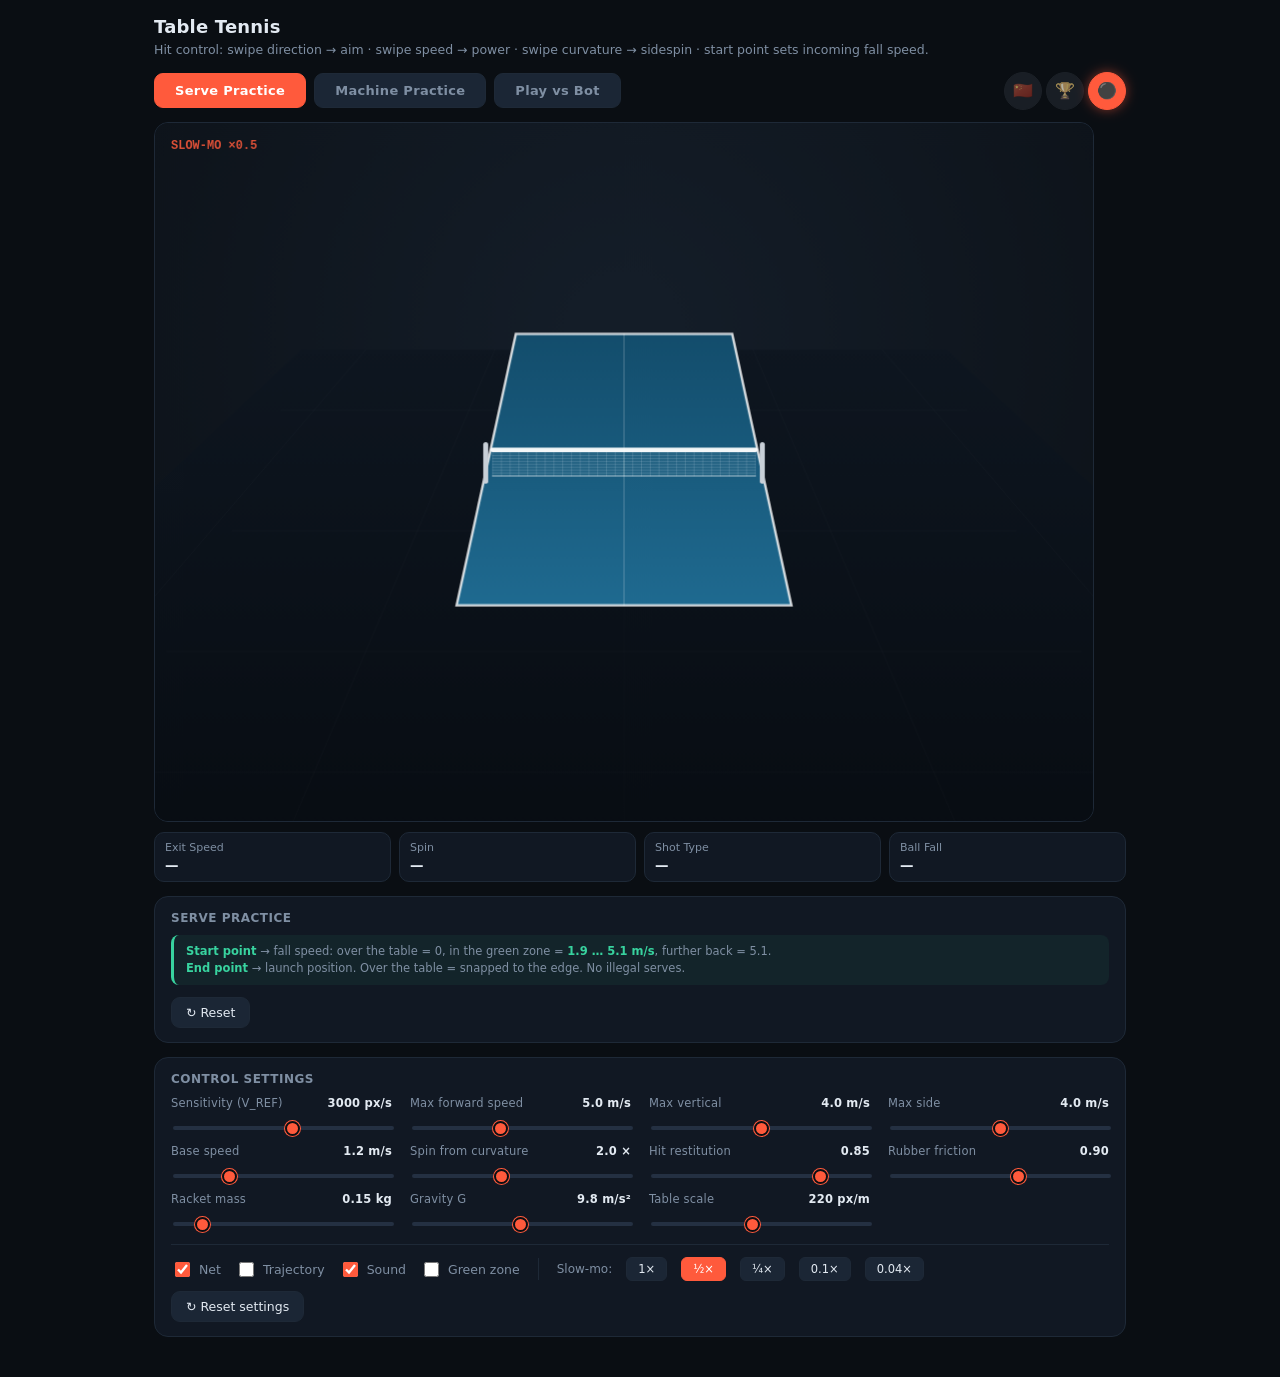
<file: GAME.html>
<!DOCTYPE html>
<html lang="en">
<head>
<meta charset="utf-8">
<title>Table Tennis</title>
<style>
  :root{
    --bg:#0a0e13; --panel:#111823; --line:#1e2937;
    --txt:#e3eaf2; --dim:#7f8fa3; --red:#ff5a3c; --grn:#38d39f; --org:#ffa54d;
  }
  *{box-sizing:border-box}
  html,body{margin:0;padding:0;background:var(--bg);color:var(--txt);
    font-family:ui-sans-serif,system-ui,-apple-system,"Segoe UI",Roboto,sans-serif;}
  .wrap{max-width:1000px;margin:0 auto;padding:16px 14px 40px;}
  h1{font-size:18px;font-weight:650;margin:0 0 4px;letter-spacing:.2px}
  .sub{font-size:12.5px;color:var(--dim);margin:0 0 12px;line-height:1.5}
  #game{display:block;border-radius:14px;background:var(--panel);
    border:1px solid var(--line);width:100%;height:auto;cursor:crosshair;touch-action:none;}
  .mode-bar{display:flex;gap:8px;margin-bottom:12px;flex-wrap:wrap;align-items:center}
  .mode-btn{background:#1b2635;color:var(--dim);border:1px solid var(--line);
    border-radius:9px;padding:9px 20px;font-size:13px;font-weight:600;cursor:pointer;
    font-family:inherit;letter-spacing:.3px;transition:all .15s}
  .mode-btn:hover{background:#243042;color:var(--txt)}
  .mode-btn.on{background:var(--red);border-color:var(--red);color:#fff}
  .env-group{margin-left:auto;display:flex;gap:4px}
  .env-btn{width:38px;height:38px;border-radius:50%;background:#1b2635;
    border:1px solid var(--line);font-size:16px;cursor:pointer;padding:0;
    display:flex;align-items:center;justify-content:center;
    transition:all .15s;filter:grayscale(0.5);opacity:0.7}
  .env-btn:hover{background:#243042;filter:grayscale(0);opacity:1}
  .env-btn.on{background:var(--red);border-color:var(--red);filter:grayscale(0);opacity:1;
    box-shadow:0 0 12px rgba(255,90,60,0.5)}
  .readouts{display:grid;grid-template-columns:repeat(auto-fit,minmax(140px,1fr));
    gap:8px;margin-top:10px}
  .rd{background:var(--panel);border:1px solid var(--line);border-radius:10px;
    padding:8px 10px;font-size:11px;color:var(--dim);transition:border-color .2s,background .2s}
  .rd b{display:block;font-size:13.5px;color:var(--txt);font-weight:600;margin-top:3px;
    font-variant-numeric:tabular-nums}
  .rd.flash{animation:fl .5s}
  .rd.good b{color:var(--grn)}
  .rd.miss b{color:var(--red)}
  @keyframes fl{0%{background:rgba(255,90,60,.18);border-color:var(--red)}
                100%{background:var(--panel);border-color:var(--line)}}
  .scoreboard{display:grid;grid-template-columns:1fr auto 1fr;gap:14px;align-items:center;
    background:rgba(0,0,0,.35);border:1px solid var(--line);border-radius:12px;
    padding:14px 20px;margin-bottom:14px}
  .score-team{text-align:center}
  .score-team .name{font-size:12px;color:var(--dim);letter-spacing:.4px;
    text-transform:uppercase;margin-bottom:4px}
  .score-team .score{font-size:40px;font-weight:700;font-variant-numeric:tabular-nums;
    line-height:1}
  .score-team.player .score{color:var(--grn)}
  .score-team.bot .score{color:var(--red)}
  .score-team.serving .name::before{content:'● ';color:var(--org);font-size:14px;
    display:inline-block;margin-right:2px}
  .score-mid{text-align:center;font-size:11px;color:var(--dim);line-height:1.5;min-width:120px}
  .score-mid b{color:var(--txt);display:block;font-size:11px;margin-bottom:3px;
    letter-spacing:.3px;text-transform:uppercase}
  .panel{margin-top:14px;background:var(--panel);border:1px solid var(--line);
    border-radius:14px;padding:14px 16px}
  .panel h2{font-size:12px;font-weight:600;margin:0 0 10px;color:var(--dim);
    letter-spacing:.5px;text-transform:uppercase}
  .bot-grid{display:flex;flex-wrap:wrap;gap:8px}
  .bot-btn{background:#1b2635;color:var(--txt);border:1px solid var(--line);border-radius:9px;
    padding:8px 12px;font-size:12.5px;cursor:pointer;font-family:inherit;
    display:flex;align-items:center;gap:6px;transition:all .15s}
  .bot-btn:hover{background:#243042}
  .bot-btn.on{background:var(--red);border-color:var(--red);color:#fff}
  .bot-btn .emo{font-size:15px}
  .bot-desc{font-size:12.5px;color:var(--dim);line-height:1.55;
    padding:10px 12px;background:rgba(255,90,60,.06);border-radius:8px;
    border-left:3px solid var(--red);margin-top:12px}
  .bot-desc b{color:var(--txt);font-weight:600}
  .grid{display:grid;grid-template-columns:repeat(auto-fit,minmax(220px,1fr));
    gap:10px 18px}
  .ctrl label{display:flex;justify-content:space-between;font-size:11.5px;
    color:var(--dim);margin-bottom:5px;letter-spacing:.2px}
  .ctrl label b{color:var(--txt);font-weight:600;font-variant-numeric:tabular-nums}
  input[type=range]{width:100%;-webkit-appearance:none;appearance:none;height:4px;
    border-radius:4px;background:#243042;outline:none}
  input[type=range]::-webkit-slider-thumb{-webkit-appearance:none;width:15px;height:15px;
    border-radius:50%;background:var(--red);cursor:pointer;border:2px solid #0a0e13;
    box-shadow:0 0 0 1px var(--red)}
  input[type=range]::-moz-range-thumb{width:13px;height:13px;border-radius:50%;
    background:var(--red);cursor:pointer;border:2px solid #0a0e13}
  .toggles{display:flex;flex-wrap:wrap;gap:14px;margin-top:14px;align-items:center;
    padding-top:12px;border-top:1px solid var(--line)}
  .toggles label{display:flex;align-items:center;gap:6px;font-size:12.5px;color:var(--dim);
    cursor:pointer;user-select:none}
  .toggles input[type=checkbox]{accent-color:var(--red);width:15px;height:15px;cursor:pointer}
  .divider{width:1px;height:22px;background:var(--line);margin:0 4px}
  .slowmo-btn{background:#1b2635;color:var(--txt);border:1px solid var(--line);
    border-radius:6px;padding:4px 11px;font-size:11.5px;cursor:pointer;font-family:inherit;
    font-variant-numeric:tabular-nums}
  .slowmo-btn:hover{background:#243042}
  .slowmo-btn.on{background:var(--red);border-color:var(--red);color:#fff}
  .btn{background:#1b2635;color:var(--txt);border:1px solid var(--line);
    border-radius:9px;padding:7px 14px;font-size:12.5px;cursor:pointer;font-family:inherit}
  .btn:hover{background:#243042}
  .row{display:flex;flex-wrap:wrap;gap:10px;margin-top:12px}
  .hint{font-size:11.5px;color:var(--dim);margin-top:8px;line-height:1.5;
    padding:8px 12px;background:rgba(56,211,159,.06);border-radius:8px;
    border-left:3px solid var(--grn)}
  .hint b{color:var(--grn);font-weight:600}
  body.mode-serve .machine-only, body.mode-serve .bot-only{display:none}
  body.mode-machine .serve-only, body.mode-machine .bot-only{display:none}
  body.mode-bot .serve-only, body.mode-bot .machine-only{display:none}
</style>
</head>
<body class="mode-serve">
<div class="wrap">
  <h1>Table Tennis</h1>
  <p class="sub">Hit control: swipe direction → aim · swipe speed → power · swipe curvature → sidespin · start point sets incoming fall speed.</p>

  <div class="mode-bar">
    <button class="mode-btn on" data-mode="serve">Serve Practice</button>
    <button class="mode-btn" data-mode="machine">Machine Practice</button>
    <button class="mode-btn" data-mode="bot">Play vs Bot</button>
    <div class="env-group">
      <button class="env-btn" data-env="chinese" title="Chinese basement">🇨🇳</button>
      <button class="env-btn" data-env="olympic" title="Olympic hall">🏆</button>
      <button class="env-btn on" data-env="clean" title="Standard">⚫</button>
    </div>
  </div>

  <div class="scoreboard bot-only" style="display:none" id="scoreboard">
    <div class="score-team player" id="score-player">
      <div class="name">You</div>
      <div class="score" id="player-score">0</div>
    </div>
    <div class="score-mid">
      <b id="serve-indicator">serve: you</b>
      <span id="rally-status">—</span>
    </div>
    <div class="score-team bot" id="score-bot">
      <div class="name" id="bot-name-disp">Smart Bot</div>
      <div class="score" id="bot-score">0</div>
    </div>
  </div>

  <canvas id="game"></canvas>

  <div class="readouts">
    <div class="rd" id="rd-speed">Exit Speed<b id="r-vout">—</b></div>
    <div class="rd" id="rd-spin">Spin<b id="r-om">—</b></div>
    <div class="rd" id="rd-type">Shot Type<b id="r-type">—</b></div>
    <div class="rd" id="rd-fall">Ball Fall<b id="r-fall">—</b></div>
  </div>

  <div class="panel serve-only">
    <h2>Serve Practice</h2>
    <div class="hint">
      <b>Start point</b> → fall speed: over the table = 0, in the green zone = <b>1.9 … 5.1 m/s</b>, further back = 5.1.<br>
      <b>End point</b> → launch position. Over the table = snapped to the edge. No illegal serves.
    </div>
    <div class="row">
      <button class="btn" id="reset-serve">↻ Reset</button>
    </div>
  </div>

  <div class="panel machine-only">
    <h2>Machine Practice</h2>
    <div class="row" id="machine-shot-types"></div>
    <div class="row" id="machine-patterns"></div>
    <div class="row" style="align-items:center">
      <button class="btn" id="machine-fire">▶ Fire ball</button>
      <label style="display:flex;align-items:center;gap:6px;font-size:12.5px;color:var(--dim);cursor:pointer">
        <input type="checkbox" id="machine-auto" style="accent-color:var(--grn);width:15px;height:15px">
        Auto-serve
      </label>
      <button class="btn" id="reset-machine">↻ Reset</button>
    </div>
    <div class="grid" style="margin-top:12px">
      <div class="ctrl">
        <label>Serve speed <b id="lbl-mach-speed">1.0×</b></label>
        <input type="range" id="mach-speed" min="0.5" max="2" step="0.05" value="1">
      </div>
      <div class="ctrl">
        <label>Serve spin <b id="lbl-mach-spin">1.0×</b></label>
        <input type="range" id="mach-spin" min="0" max="2.5" step="0.05" value="1">
      </div>
      <div class="ctrl">
        <label>Auto-serve interval <b id="lbl-mach-interval">2.5 s</b></label>
        <input type="range" id="mach-interval" min="1" max="6" step="0.1" value="2.5">
      </div>
    </div>
  </div>

  <div class="panel bot-only">
    <h2>Play vs Bot</h2>
    <div class="bot-grid" id="bot-grid"></div>
    <div class="bot-desc" id="bot-desc">—</div>
    <div class="row">
      <button class="btn" id="reset-bot">↻ New match</button>
    </div>
    <div class="hint" style="background:rgba(255,90,60,.06);border-left-color:var(--red)">
      <b>Rules:</b> first to 11, win by 2. Serve changes every 2 points. At 10:10 — every point. If your shot lands on your own half — point to bot.
    </div>
  </div>

  <div class="panel">
    <h2>Control Settings</h2>
    <div class="grid" id="settings-grid"></div>
    <div class="toggles">
      <label><input type="checkbox" id="t-net" checked> Net</label>
      <label><input type="checkbox" id="t-trail"> Trajectory</label>
      <label><input type="checkbox" id="t-sound" checked> Sound</label>
      <label><input type="checkbox" id="t-zone"> Green zone</label>
      <span class="divider"></span>
      <span style="font-size:12px;color:var(--dim)">Slow-mo:</span>
      <button class="slowmo-btn" data-s="1">1×</button>
      <button class="slowmo-btn on" data-s="0.5">½×</button>
      <button class="slowmo-btn" data-s="0.25">¼×</button>
      <button class="slowmo-btn" data-s="0.1">0.1×</button>
      <button class="slowmo-btn" data-s="0.04">0.04×</button>
    </div>
    <div style="margin-top:10px">
      <button class="btn" id="reset-settings">↻ Reset settings</button>
    </div>
  </div>
</div>

<script>
(function(){
"use strict";

/* ============================================================
   MODES, ENV, SETTINGS
   ============================================================ */
const MODE = { SERVE:'serve', MACHINE:'machine', BOT:'bot' };
const ENV  = { CHINESE:'chinese', OLYMPIC:'olympic', CLEAN:'clean' };
let mode = MODE.SERVE;
let currentEnv = ENV.CLEAN;

const defaults = {
  V_REF:3000, V_FORWARD:5.0, V_UP:4.0, V_SIDE:4.0, V_BASE:1.2,
  curvBoost:2.0, restitution:0.85, friction:0.9, racketMass:0.15,
  gravity:9.81, scale:220,
  showNet:true, showTrail:false, soundOn:true, showZone:false,
};
const settings = {...defaults};

const FPHYS = { rho:1.2, Cd:0.4, Cm:0.3, eBounce:0.85, eFloor:0.12 };
function G(){ return settings.gravity; }

const BALL  = { r:0.02, m:0.0027 };
const TABLE = { l:2.74, w:1.525, h:0.76 };
const NET_H = 0.1525;
const TAU = Math.PI*2;
const SERVE_HEIGHT = TABLE.h + 0.30;
const GREEN_ZONE_FAR = -1.2;

const NET = { x: TABLE.l/2, y0: TABLE.h, y1: TABLE.h+NET_H, z0:-TABLE.w/2, z1:TABLE.w/2 };
const BOT_POS = [TABLE.l + 0.10, TABLE.h + 0.30, 0];
const PLAY_X_MIN = -0.60, PLAY_X_MAX = 0.50, PLAY_SWEET_HALF = 0.50;

/* ============================================================
   CANVAS & PROJECTION
   ============================================================ */
const canvas = document.getElementById('game');
const ctx = canvas.getContext('2d');
const W = 940, H = 700;
const dpr = Math.min(2, window.devicePixelRatio || 1);
canvas.width = W*dpr; canvas.height = H*dpr;
canvas.style.width = W+'px'; canvas.style.height = H+'px';
canvas.style.maxWidth = '100%';
ctx.setTransform(dpr,0,0,dpr,0,0);

const CX = W/2, CY = H*0.93, TILT = 0.55;

function project(p){
  const depth = 1/(1+p[0]*0.2);
  return [CX + p[2]*settings.scale*depth,
          CY - p[0]*settings.scale*TILT - p[1]*settings.scale*depth];
}
function depthAt(x){ return 1/(1+x*0.2); }
function ballDrawR(x){ return 12 + 7*depthAt(x); }

function screenXToWorldZ(mouseX, atX){
  const depth = depthAt(atX);
  return Math.max(-0.9, Math.min(0.9, (mouseX - CX)/(settings.scale*depth)));
}
function screenYToWorldX(mouseY){
  const S = settings.scale, T = TILT;
  let x = (CY - mouseY)/(S*T);
  x = Math.max(-1.2, Math.min(1.0, x));
  for (let i = 0; i < 6; i++){
    const depth = 1/(1+x*0.2);
    const xNew = (CY - mouseY - SERVE_HEIGHT*S*depth)/(S*T);
    x = Math.max(-1.2, Math.min(1.0, xNew));
  }
  return x;
}

/* ============================================================
   ROTATION
   ============================================================ */
function matIdent(){ return [1,0,0, 0,1,0, 0,0,1]; }
function matMul(A, B){
  const C = new Array(9);
  for (let i=0;i<3;i++) for (let j=0;j<3;j++){
    let s=0; for (let k=0;k<3;k++) s += A[i*3+k]*B[k*3+j];
    C[i*3+j]=s;
  }
  return C;
}
function matRot(axis, angle){
  const [ax,ay,az]=axis;
  const c=Math.cos(angle), s=Math.sin(angle), t=1-c;
  return [t*ax*ax+c, t*ax*ay-s*az, t*ax*az+s*ay,
          t*ax*ay+s*az, t*ay*ay+c, t*ay*az-s*ax,
          t*ax*az-s*ay, t*ay*az+s*ax, t*az*az+c];
}
function matApply(M,v){
  return [M[0]*v[0]+M[1]*v[1]+M[2]*v[2],
          M[3]*v[0]+M[4]*v[1]+M[5]*v[2],
          M[6]*v[0]+M[7]*v[1]+M[8]*v[2]];
}
const SURFACE_POINTS = (() => {
  const pts=[]; const N=14; const phi=Math.PI*(3-Math.sqrt(5));
  for (let i=0;i<N;i++){
    const y=1-(i/(N-1))*2;
    const r=Math.sqrt(Math.max(0,1-y*y));
    const th=phi*i;
    pts.push([Math.cos(th)*r, y, Math.sin(th)*r]);
  }
  return pts;
})();
const POINT_COLORS = ['#ff5a3c','#4da3ff','#38d39f','#ffa54d','#c17aff','#50d8e0',
  '#ff5a3c','#4da3ff','#38d39f','#ffa54d','#c17aff','#50d8e0','#ff5a3c','#4da3ff'];

/* ============================================================
   AUDIO
   ============================================================ */
let audioCtx = null;
function ensureAudio(){
  if (!audioCtx){
    try { audioCtx = new (window.AudioContext || window.webkitAudioContext)(); } catch(e){}
  }
  if (audioCtx && audioCtx.state === 'suspended') audioCtx.resume();
}
function playPlayerHit(speed){
  if (!settings.soundOn || !audioCtx) return;
  try {
    const t = audioCtx.currentTime;
    const vol = Math.min(0.28, 0.06 + speed*0.025);
    const nlen = Math.floor(audioCtx.sampleRate*0.028);
    const nb = audioCtx.createBuffer(1, nlen, audioCtx.sampleRate);
    const nd = nb.getChannelData(0);
    for (let i=0;i<nlen;i++) nd[i] = (Math.random()*2-1)*Math.pow(1-i/nlen, 9);
    const noise = audioCtx.createBufferSource();
    noise.buffer = nb;
    const bp = audioCtx.createBiquadFilter();
    bp.type='bandpass'; bp.frequency.value = 2600 + speed*55; bp.Q.value = 1.6;
    const ng = audioCtx.createGain(); ng.gain.value = vol;
    noise.connect(bp).connect(ng).connect(audioCtx.destination);
    noise.start(t);
    const o = audioCtx.createOscillator();
    o.type='sine';
    o.frequency.setValueAtTime(880 + speed*15, t);
    o.frequency.exponentialRampToValueAtTime(420, t+0.045);
    const og = audioCtx.createGain();
    og.gain.setValueAtTime(vol*0.55, t);
    og.gain.exponentialRampToValueAtTime(0.001, t+0.07);
    o.connect(og).connect(audioCtx.destination);
    o.start(t); o.stop(t+0.08);
  } catch(e){}
}
function playBotHit(speed){
  if (!settings.soundOn || !audioCtx) return;
  try {
    const t = audioCtx.currentTime;
    const vol = Math.min(0.24, 0.05 + speed*0.020);
    const nlen = Math.floor(audioCtx.sampleRate*0.024);
    const nb = audioCtx.createBuffer(1, nlen, audioCtx.sampleRate);
    const nd = nb.getChannelData(0);
    for (let i=0;i<nlen;i++) nd[i] = (Math.random()*2-1)*Math.pow(1-i/nlen, 7);
    const noise = audioCtx.createBufferSource();
    noise.buffer = nb;
    const bp = audioCtx.createBiquadFilter();
    bp.type='bandpass'; bp.frequency.value = 1900; bp.Q.value = 2.0;
    const ng = audioCtx.createGain(); ng.gain.value = vol;
    noise.connect(bp).connect(ng).connect(audioCtx.destination);
    noise.start(t);
    const o = audioCtx.createOscillator();
    o.type='triangle';
    o.frequency.setValueAtTime(620, t);
    o.frequency.exponentialRampToValueAtTime(340, t+0.05);
    const og = audioCtx.createGain();
    og.gain.setValueAtTime(vol*0.5, t);
    og.gain.exponentialRampToValueAtTime(0.001, t+0.08);
    o.connect(og).connect(audioCtx.destination);
    o.start(t); o.stop(t+0.09);
  } catch(e){}
}
function playBotServe(){
  if (!settings.soundOn || !audioCtx) return;
  try {
    const t = audioCtx.currentTime;
    const o = audioCtx.createOscillator();
    o.type = 'triangle';
    o.frequency.setValueAtTime(240, t);
    o.frequency.exponentialRampToValueAtTime(100, t+0.06);
    const g = audioCtx.createGain();
    g.gain.setValueAtTime(0.10, t);
    g.gain.exponentialRampToValueAtTime(0.001, t+0.09);
    o.connect(g).connect(audioCtx.destination);
    o.start(t); o.stop(t+0.10);
    const nlen = Math.floor(audioCtx.sampleRate*0.014);
    const nb = audioCtx.createBuffer(1, nlen, audioCtx.sampleRate);
    const nd = nb.getChannelData(0);
    for (let i=0;i<nlen;i++) nd[i] = (Math.random()*2-1)*Math.pow(1-i/nlen, 5);
    const noise = audioCtx.createBufferSource();
    noise.buffer = nb;
    const bp = audioCtx.createBiquadFilter();
    bp.type='bandpass'; bp.frequency.value = 2200; bp.Q.value = 1.5;
    const ng = audioCtx.createGain(); ng.gain.value = 0.05;
    noise.connect(bp).connect(ng).connect(audioCtx.destination);
    noise.start(t);
  } catch(e){}
}
function playTableBounce(intensity){
  if (!settings.soundOn || !audioCtx) return;
  try {
    const t = audioCtx.currentTime;
    const vol = Math.min(0.20, 0.04 + intensity*0.07);
    const nlen = Math.floor(audioCtx.sampleRate*0.014);
    const nb = audioCtx.createBuffer(1, nlen, audioCtx.sampleRate);
    const nd = nb.getChannelData(0);
    for (let i=0;i<nlen;i++) nd[i] = (Math.random()*2-1)*Math.pow(1-i/nlen, 6);
    const noise = audioCtx.createBufferSource();
    noise.buffer = nb;
    const bp = audioCtx.createBiquadFilter();
    bp.type='bandpass'; bp.frequency.value = 3800; bp.Q.value = 1.0;
    const ng = audioCtx.createGain(); ng.gain.value = vol;
    noise.connect(bp).connect(ng).connect(audioCtx.destination);
    noise.start(t);
    const o = audioCtx.createOscillator();
    o.type='sine';
    o.frequency.setValueAtTime(620, t);
    o.frequency.exponentialRampToValueAtTime(300, t+0.03);
    const og = audioCtx.createGain();
    og.gain.setValueAtTime(vol*0.5, t);
    og.gain.exponentialRampToValueAtTime(0.001, t+0.04);
    o.connect(og).connect(audioCtx.destination);
    o.start(t); o.stop(t+0.05);
  } catch(e){}
}
function playFloorBounce(intensity){
  if (!settings.soundOn || !audioCtx) return;
  try {
    const t = audioCtx.currentTime;
    const vol = Math.min(0.16, 0.04 + intensity*0.05);
    const o = audioCtx.createOscillator();
    o.type = 'sine';
    o.frequency.setValueAtTime(140, t);
    o.frequency.exponentialRampToValueAtTime(55, t+0.10);
    const g = audioCtx.createGain();
    g.gain.setValueAtTime(vol, t);
    g.gain.exponentialRampToValueAtTime(0.001, t+0.13);
    o.connect(g).connect(audioCtx.destination);
    o.start(t); o.stop(t+0.14);
    const nlen = Math.floor(audioCtx.sampleRate*0.04);
    const nb = audioCtx.createBuffer(1, nlen, audioCtx.sampleRate);
    const nd = nb.getChannelData(0);
    for (let i=0;i<nlen;i++) nd[i] = (Math.random()*2-1)*Math.pow(1-i/nlen, 3);
    const noise = audioCtx.createBufferSource();
    noise.buffer = nb;
    const lp = audioCtx.createBiquadFilter();
    lp.type='lowpass'; lp.frequency.value = 500;
    const ng = audioCtx.createGain(); ng.gain.value = vol*0.4;
    noise.connect(lp).connect(ng).connect(audioCtx.destination);
    noise.start(t);
  } catch(e){}
}
function playWallBounce(){
  if (!settings.soundOn || !audioCtx) return;
  try {
    const t = audioCtx.currentTime;
    const o = audioCtx.createOscillator();
    o.type = 'sine';
    o.frequency.setValueAtTime(260, t);
    o.frequency.exponentialRampToValueAtTime(110, t+0.06);
    const g = audioCtx.createGain();
    g.gain.setValueAtTime(0.08, t);
    g.gain.exponentialRampToValueAtTime(0.001, t+0.09);
    o.connect(g).connect(audioCtx.destination);
    o.start(t); o.stop(t+0.10);
    const nlen = Math.floor(audioCtx.sampleRate*0.03);
    const nb = audioCtx.createBuffer(1, nlen, audioCtx.sampleRate);
    const nd = nb.getChannelData(0);
    for (let i=0;i<nlen;i++) nd[i] = (Math.random()*2-1)*Math.pow(1-i/nlen, 4);
    const noise = audioCtx.createBufferSource();
    noise.buffer = nb;
    const lp = audioCtx.createBiquadFilter();
    lp.type='lowpass'; lp.frequency.value = 900;
    const ng = audioCtx.createGain(); ng.gain.value = 0.06;
    noise.connect(lp).connect(ng).connect(audioCtx.destination);
    noise.start(t);
  } catch(e){}
}
function playNetHit(){
  if (!settings.soundOn || !audioCtx) return;
  try {
    const t = audioCtx.currentTime;
    const nlen = Math.floor(audioCtx.sampleRate*0.06);
    const nb = audioCtx.createBuffer(1, nlen, audioCtx.sampleRate);
    const nd = nb.getChannelData(0);
    for (let i=0;i<nlen;i++) nd[i] = (Math.random()*2-1)*Math.pow(1-i/nlen, 4);
    const noise = audioCtx.createBufferSource();
    noise.buffer = nb;
    const lp = audioCtx.createBiquadFilter();
    lp.type='lowpass'; lp.frequency.value = 700; lp.Q.value = 0.8;
    const ng = audioCtx.createGain(); ng.gain.value = 0.14;
    noise.connect(lp).connect(ng).connect(audioCtx.destination);
    noise.start(t);
    const o = audioCtx.createOscillator();
    o.type='sine';
    o.frequency.setValueAtTime(160, t);
    o.frequency.exponentialRampToValueAtTime(80, t+0.08);
    const og = audioCtx.createGain();
    og.gain.setValueAtTime(0.10, t);
    og.gain.exponentialRampToValueAtTime(0.001, t+0.1);
    o.connect(og).connect(audioCtx.destination);
    o.start(t); o.stop(t+0.11);
  } catch(e){}
}
function playMachine(){
  if (!settings.soundOn || !audioCtx) return;
  try {
    const t = audioCtx.currentTime;
    const o = audioCtx.createOscillator();
    o.type = 'square';
    o.frequency.setValueAtTime(180, t);
    o.frequency.exponentialRampToValueAtTime(90, t+0.05);
    const g = audioCtx.createGain();
    g.gain.setValueAtTime(0.06, t);
    g.gain.exponentialRampToValueAtTime(0.001, t+0.06);
    o.connect(g).connect(audioCtx.destination);
    o.start(t); o.stop(t+0.07);
  } catch(e){}
}

/* ============================================================
   CONTACT & FLIGHT
   ============================================================ */
function computeContact(vin, omIn, n, Vr){
  const m = BALL.m, R = BALL.r, I = (2/3)*m*R*R;
  const e = settings.restitution, mu = settings.friction;
  const M_eff = settings.racketMass;
  const rc = [-R*n[0], -R*n[1], -R*n[2]];
  const vc = [
    vin[0] + omIn[1]*rc[2] - omIn[2]*rc[1],
    vin[1] + omIn[2]*rc[0] - omIn[0]*rc[2],
    vin[2] + omIn[0]*rc[1] - omIn[1]*rc[0],
  ];
  const u = [vc[0]-Vr[0], vc[1]-Vr[1], vc[2]-Vr[2]];
  const un = u[0]*n[0] + u[1]*n[1] + u[2]*n[2];
  if (un > 0) return { hit:false };
  const mu_r = m*M_eff/(m+M_eff);
  const Jn = (1+e)*mu_r*Math.abs(un);
  const ut = [u[0]-un*n[0], u[1]-un*n[1], u[2]-un*n[2]];
  const utm = Math.hypot(ut[0], ut[1], ut[2]);
  let Jt = [0,0,0];
  if (utm > 1e-6){
    const uh = [ut[0]/utm, ut[1]/utm, ut[2]/utm];
    const Jt_stick = (2/5)*m*utm;
    const Jt_max = mu*Jn;
    const Jt_mag = Math.min(Jt_stick, Jt_max);
    Jt = [-Jt_mag*uh[0], -Jt_mag*uh[1], -Jt_mag*uh[2]];
  }
  const v_out = [
    vin[0] + (Jn*n[0]+Jt[0])/m,
    vin[1] + (Jn*n[1]+Jt[1])/m,
    vin[2] + (Jn*n[2]+Jt[2])/m,
  ];
  const dOm = [
    (rc[1]*Jt[2]-rc[2]*Jt[1])/I,
    (rc[2]*Jt[0]-rc[0]*Jt[2])/I,
    (rc[0]*Jt[1]-rc[1]*Jt[0])/I,
  ];
  return { hit:true, v_out, om_out:dOm, Jn, Jt_mag:Math.hypot(...Jt) };
}

function simulateFlight(pos, vel, spin){
  const dt = 0.0008;
  const m = BALL.m, R = BALL.r;
  const A = Math.PI*R*R;
  let p = pos.slice(), v = vel.slice(), w = spin.slice();
  const traj = [{ p:p.slice(), v:v.slice(), w:w.slice(), t:0 }];
  const events = [];
  let t = 0, bc = 0, netHit = false;
  const prevP = p.slice();

  for (let step=0; step<5000; step++){
    const vmag = Math.hypot(v[0], v[1], v[2]);
    if (vmag < 0.05) break;
    prevP[0]=p[0]; prevP[1]=p[1]; prevP[2]=p[2];
    const kd = 0.5*FPHYS.rho*A*FPHYS.Cd*vmag/m;
    let ax = -kd*v[0], ay = -kd*v[1] - G(), az = -kd*v[2];
    const kM = 0.5*FPHYS.rho*A*R*FPHYS.Cm/m;
    ax += kM*(w[1]*v[2]-w[2]*v[1]);
    ay += kM*(w[2]*v[0]-w[0]*v[2]);
    az += kM*(w[0]*v[1]-w[1]*v[0]);
    v[0] += ax*dt; v[1] += ay*dt; v[2] += az*dt;
    p[0] += v[0]*dt; p[1] += v[1]*dt; p[2] += v[2]*dt;
    const dec = 1 - 0.06*dt;
    w[0] *= dec; w[1] *= dec; w[2] *= dec;
    t += dt;

    if (!netHit && settings.showNet){
      const crossed = (prevP[0]-NET.x)*(p[0]-NET.x) < 0;
      if (crossed){
        const zOK = Math.abs(p[2]) < NET.z1 + 0.02;
        const low = (p[1]-R) < NET.y1;
        const high = (p[1]+R) > NET.y0;
        if (zOK && low && high){
          p[0] = prevP[0] < NET.x ? NET.x-R-0.002 : NET.x+R+0.002;
          v[0] = -v[0]*0.06;
          if (v[1] > 0) v[1] *= 0.25;
          v[2] *= 0.15;
          w[0] *= 0.4; w[1] *= 0.4; w[2] *= 0.4;
          netHit = true;
          events.push({ type:'net', t });
          traj.push({ p:p.slice(), v:v.slice(), w:w.slice(), t, netHit:true });
          continue;
        }
      }
    }

    const crossedTableY = prevP[1] >= TABLE.h+R && p[1] < TABLE.h+R && v[1] < 0;
    if (crossedTableY){
      const denom = prevP[1] - p[1];
      const alpha = denom > 1e-9 ? (prevP[1] - (TABLE.h+R))/denom : 0;
      const xAt = prevP[0] + alpha*(p[0]-prevP[0]);
      const zAt = prevP[2] + alpha*(p[2]-prevP[2]);
      const onTable = xAt >= 0 && xAt <= TABLE.l && Math.abs(zAt) <= TABLE.w/2 + 0.02;
      if (onTable){
        p[0]=xAt; p[1]=TABLE.h+R; p[2]=zAt;
        const side = xAt < TABLE.l/2 ? 'player' : 'bot';
        events.push({ type:'bounce', side, x:xAt, z:zAt, t });
        v[0] += -w[2]*0.005;
        v[1] = -v[1]*FPHYS.eBounce;
        v[0] *= 0.92; v[2] *= 0.92;
        w[0] *= 0.8; w[1] *= 0.8; w[2] *= 0.8;
        bc++;
        if (bc > 3){ traj.push({ p:p.slice(), v:v.slice(), w:w.slice(), t }); break; }
      }
    }

    if (p[1] < R && v[1] < 0){
      p[1] = R;
      events.push({ type:'floor', x:p[0], z:p[2], t });
      v[1] = -v[1]*FPHYS.eFloor;
      v[0] *= 0.4; v[2] *= 0.4;
      w[0] *= 0.3; w[1] *= 0.3; w[2] *= 0.3;
      traj.push({ p:p.slice(), v:v.slice(), w:w.slice(), t });
      break;
    }

    traj.push({ p:p.slice(), v:v.slice(), w:w.slice(), t });

    if (p[0] > 5.5 || p[0] < -3 || Math.abs(p[2]) > 4){
      events.push({ type:'wall', x:p[0], z:p[2], t });
      break;
    }
  }
  return { traj, events, netHit };
}

/* ============================================================
   BALL
   ============================================================ */
let ballIdCounter = 0;
function createBall({ pos, vel, spin, lastHitter, isServe, trajResult }){
  return {
    id: ++ballIdCounter,
    pos: pos.slice(), vel: vel.slice(), spin: spin.slice(),
    lastHitter, isServe: !!isServe,
    traj: trajResult.traj, events: trajResult.events,
    netHit: !!trajResult.netHit,
    virtTime: 0, idx: 0, nextEvent: 0,
    orientation: matIdent(),
    active: true, netHitTouched: false,
    bouncesOnPlayer: 0, bouncesOnBot: 0,
  };
}
const balls = [];

/* ============================================================
   MACHINE: presets & patterns
   ============================================================ */
const MACHINE_SHOT_PRESETS = {
  topspin:   { name: 'Topspin',    v:[-4.0, 2.8, 0], s:[0, 0, 350] },
  backspin:  { name: 'Backspin',   v:[-3.6, 2.6, 0], s:[0, 0, -250] },
  sidespinL: { name: 'Sidespin ←', v:[-4.0, 2.7, 0], s:[0, 400, 0] },
  sidespinR: { name: 'Sidespin →', v:[-4.0, 2.7, 0], s:[0, -400, 0] },
  flat:      { name: 'Flat',       v:[-5.0, 2.5, 0], s:[0, 0, 0] },
  lob:       { name: 'Lob',        v:[-2.5, 4.5, 0], s:[0, 0, -150] },
};
let currentMachineShot = 'topspin';

const MACHINE_PATTERNS = {
  center: { name: 'Center',   generate: () => ({ z: 0, vz: 0 }) },
  zigzag: { name: 'Zigzag',   generate: (state) => {
    state.side = state.side ? 0 : 1;
    const z = state.side ? 0.35 : -0.35;
    return { z, vz: -z * 0.5 };
  }},
  cross:  { name: 'Cross',    generate: (state) => {
    state.side = state.side ? 0 : 1;
    const z = state.side ? 0.55 : -0.55;
    return { z, vz: -z * 1.2 };
  }},
  random: { name: 'Random',   generate: () => ({
    z: (Math.random() - 0.5) * 1.0,
    vz: (Math.random() - 0.5) * 1.2,
  })},
  mix:    { name: 'Mix',      generate: () => {
    const keys = Object.keys(MACHINE_SHOT_PRESETS);
    const k = keys[Math.floor(Math.random() * keys.length)];
    return {
      z: (Math.random() - 0.5) * 1.0,
      vz: (Math.random() - 0.5) * 1.2,
      preset: MACHINE_SHOT_PRESETS[k],
    };
  }},
};
let currentMachinePattern = 'center';
const machinePatternState = { side: 1 };

let machineSpeedMul = 1.0;
let machineSpinMul = 1.0;
let machineInterval = 2.5;

/* ============================================================
   BALL HOLDER — small sphere at bottom (nothing else)
   ============================================================ */
function getFallSpeedFromStartX(startX){
  if (startX >= 0) return 0;
  if (startX >= GREEN_ZONE_FAR){
    return 1.9 + (-startX/Math.abs(GREEN_ZONE_FAR))*(5.1 - 1.9);
  }
  return 5.1;
}
function computeServeParams(gesture){
  let launchX = screenYToWorldX(gesture.endScreenY);
  const launchZ = screenXToWorldZ(gesture.endScreenX, launchX);
  const startX  = screenYToWorldX(gesture.startScreenY);
  const fallSpeed = getFallSpeedFromStartX(startX);
  if (launchX >= 0) launchX = 0;
  return { launchX, launchZ, fallSpeed, startX };
}

/* ============================================================
   GESTURE
   ============================================================ */
let gestureActive = false;
let gesturePath = [];

function normalize3(v){
  const L = Math.hypot(v[0],v[1],v[2]) || 1;
  return [v[0]/L, v[1]/L, v[2]/L];
}
function processGesture(){
  if (gesturePath.length < 3) return null;
  const now = performance.now();
  const recent = gesturePath.filter(p => now - p.t < 220);
  if (recent.length < 3) return null;
  const first = recent[0], last = recent[recent.length-1];
  const dt = (last.t - first.t)/1000;
  if (dt < 0.02) return null;
  const vx = (last.x-first.x)/dt;
  const vy = (last.y-first.y)/dt;
  const speed = Math.hypot(vx, vy);
  if (speed < 55) return null;
  const mid = Math.floor(recent.length/2);
  const a = recent[0], b = recent[mid], c = recent[recent.length-1];
  const d1 = [b.x-a.x, b.y-a.y];
  const d2 = [c.x-b.x, c.y-b.y];
  const cross = d1[0]*d2[1]-d1[1]*d2[0];
  const lenProd = (Math.hypot(d1[0],d1[1])*Math.hypot(d2[0],d2[1])) || 1;
  const curvature = cross/lenProd;
  const sn = Math.min(1, speed/settings.V_REF);
  const Vr = [settings.V_BASE + sn*settings.V_FORWARD,
              (-vy/settings.V_REF)*settings.V_UP,
              (vx/settings.V_REF)*settings.V_SIDE];
  const n = normalize3([1, Vr[1]*0.18, Vr[2]*0.18]);
  return {
    Vr, n, curvature, sn, speed,
    startScreenX: first.x, startScreenY: first.y,
    endScreenX: last.x, endScreenY: last.y,
  };
}

/* ============================================================
   SERVE VALIDATION
   ============================================================ */
function validateServe(cfg){
  const launchPos = [BOT_POS[0], BOT_POS[1], 0];
  const result = simulateFlight(launchPos, [cfg.vx, cfg.vy, 0], [0, cfg.spinY||0, cfg.spinZ||0]);
  let botB = 0, plB = 0, plFirstX = null, net = false;
  for (const ev of result.events){
    if (ev.type === 'net') net = true;
    if (ev.type === 'bounce'){
      if (ev.side === 'bot') botB++;
      if (ev.side === 'player'){
        plB++;
        if (plFirstX === null) plFirstX = ev.x;
      }
    }
  }
  return !net && botB >= 1 && plB >= 1 && plFirstX !== null && plFirstX >= 0.3 && plFirstX <= 1.15;
}

/* ============================================================
   BOTS (6 — Stable removed)
   ============================================================ */
const BOTS = {
  smart: {
    name:'Smart Bot', emoji:'🧠',
    desc:'Varied serves, returns ~95% — less on harder shots. Adapts to your game.',
    baseReturn:0.99, difficultyFactor:0.08,
    serves: [
      { vx:-2.0, vy:2.1, spinZ: 150 },
      { vx:-2.0, vy:2.1, spinZ:-100 },
      { vx:-2.1, vy:2.0, spinZ: 0 },
      { vx:-2.0, vy:2.1, spinY: 180 },
      { vx:-2.2, vy:2.0, spinZ: 200 },
      { vx:-2.1, vy:2.05, spinZ:-180 },
    ],
    planReturn: () => smartPlan(),
  },
  defender: {
    name:'Defender', emoji:'🛡️',
    desc:'Training partner. Returns softly to the center — ideal for practice.',
    baseReturn:0.998, difficultyFactor:0.02,
    serves: [
      { vx:-2.0, vy:2.1, spinZ:-150 },
      { vx:-2.0, vy:2.0, spinZ:-200 },
    ],
    planReturn: () => ({
      target:[0.7, TABLE.h, (Math.random()-0.5)*0.35],
      spin:[0, 0, -100 - Math.random()*100],
      T: 0.90,
    }),
  },
  attacker: {
    name:'Attacker', emoji:'⚔️',
    desc:'Fast topspins to the corners. Misses more often but keeps pressure.',
    baseReturn:0.94, difficultyFactor:0.15,
    serves: [
      { vx:-2.2, vy:2.0, spinZ: 250 },
      { vx:-2.1, vy:2.05, spinY: 250 },
      { vx:-2.2, vy:2.0, spinZ: 200 },
    ],
    planReturn: () => {
      const side = Math.random() < 0.5 ? -1 : 1;
      return {
        target:[0.4 + Math.random()*0.35, TABLE.h, side*(0.45 + Math.random()*0.2)],
        spin:[0, 0, 250 + Math.random()*150], T: 0.60,
      };
    },
  },
  tricky: {
    name:'Tricky', emoji:'🦊',
    desc:'Traps, drop shots, lobs, side spin. Always surprising.',
    baseReturn:0.97, difficultyFactor:0.10,
    serves: [
      { vx:-2.0, vy:2.0, spinZ: 200 },
      { vx:-2.0, vy:2.0, spinZ:-200 },
      { vx:-2.0, vy:2.0, spinY: 250 },
      { vx:-2.0, vy:2.0, spinY:-250 },
      { vx:-2.1, vy:2.0, spinZ: 150, spinY: 150 },
    ],
    planReturn: () => {
      const moves = [
        { target:[0.4, TABLE.h, 0.6], spin:[0,0,300], T: 0.65 },
        { target:[1.15, TABLE.h, 0], spin:[0,0,-200], T: 1.20 },
        { target:[0.5, TABLE.h, -0.5], spin:[0,-450,0], T: 0.70 },
        { target:[0.8, TABLE.h, 0], spin:[0,0,150], T: 1.35 },
        { target:[0.5, TABLE.h, 0.7], spin:[0,0,250], T: 0.68 },
        { target:[0.6, TABLE.h, 0], spin:[0,0,-250], T: 0.55 },
      ];
      return moves[Math.floor(Math.random()*moves.length)];
    },
  },
  master: {
    name:'Master', emoji:'👑',
    desc:'Hardest. Strong spin, precise angles.',
    baseReturn:0.99, difficultyFactor:0.06,
    serves: [
      { vx:-2.1, vy:2.0, spinZ: 300 },
      { vx:-2.1, vy:2.0, spinZ:-280 },
      { vx:-2.1, vy:2.0, spinY: 280 },
    ],
    planReturn: () => {
      const side = Math.random() < 0.5 ? -1 : 1;
      const spins = [[0,0,400], [0,0,-350], [0,300,0], [0,-300,0]];
      return {
        target:[0.35 + Math.random()*0.4, TABLE.h, side*(0.4 + Math.random()*0.25)],
        spin: spins[Math.floor(Math.random()*spins.length)], T: 0.65,
      };
    },
  },
  beginner: {
    name:'Beginner', emoji:'🐣',
    desc:'Slow, high, soft. Good for warm-up.',
    baseReturn:0.85, difficultyFactor:0.30,
    serves: [
      { vx:-1.9, vy:2.1, spinZ: 0 },
      { vx:-1.9, vy:2.1, spinZ:-100 },
    ],
    planReturn: () => ({
      target:[0.8 + Math.random()*0.3, TABLE.h, (Math.random()-0.5)*0.6],
      spin:[0, 0, 50 + Math.random()*100], T: 0.95,
    }),
  },
};
let currentBot = 'smart';

const SAFE_SERVE = { vx:-2.0, vy:2.0, spinZ: 150 };
Object.values(BOTS).forEach(bot => {
  const valid = bot.serves.filter(validateServe);
  bot.validServes = valid.length > 0 ? valid : [SAFE_SERVE];
});

const botState = { playerShots: [], playerPlacements: [] };
function trackPlayerShot(vel, spin){
  botState.playerShots.push({ spin: spin.slice(), speed: Math.hypot(...vel) });
  if (botState.playerShots.length > 6) botState.playerShots.shift();
}
function trackPlayerPlacement(z){
  botState.playerPlacements.push({ z });
  if (botState.playerPlacements.length > 6) botState.playerPlacements.shift();
}
function smartPlan(){
  const shots = botState.playerShots;
  const places = botState.playerPlacements;
  let targetZ = 0, spinZ = 0, T = 0.72;
  if (shots.length >= 2){
    const avgSpinZ = shots.reduce((s,x) => s + x.spin[2], 0) / shots.length;
    const avgSpeed = shots.reduce((s,x) => s + x.speed, 0) / shots.length;
    if (avgSpinZ < -80) spinZ = 250 + Math.random()*120;
    else if (avgSpinZ > 80) spinZ = -200 - Math.random()*100;
    else spinZ = (Math.random() - 0.5)*250;
    if (avgSpeed > 7) T = 0.88;
    else if (avgSpeed < 4) T = 0.58;
    else T = 0.72;
  } else {
    spinZ = (Math.random() - 0.5)*200;
  }
  if (places.length >= 2){
    const avgZ = places.reduce((s,x) => s + x.z, 0) / places.length;
    targetZ = Math.max(-0.6, Math.min(0.6, -avgZ*0.75 + (Math.random()-0.5)*0.3));
  } else {
    targetZ = (Math.random() - 0.5)*0.6;
  }
  return {
    target:[0.35 + Math.random()*0.55, TABLE.h, targetZ],
    spin:[0, 0, spinZ], T,
  };
}

/* ============================================================
   BOT GAME STATE
   ============================================================ */
const game = {
  playerScore: 0, botScore: 0,
  serveTurn: 'player',
  servesRemaining: 2,
  phase: 'idle',
  pauseUntil: 0,
  botServeAt: 0,
  currentBall: null,
  winner: null,
};

function opponentOf(s){ return s === 'player' ? 'bot' : 'player'; }

function aimAt(start, target, T){
  const dx = target[0] - start[0];
  const dy = target[1] - start[1];
  const dz = target[2] - start[2];
  return [dx/T*1.18, (dy + 0.5*G()*T*T)/T*0.95, dz/T*1.18];
}

function shotDifficulty(ball, hitPos){
  const speed = Math.hypot(ball.vel[0], ball.vel[1], ball.vel[2]);
  const spin = Math.hypot(ball.spin[0], ball.spin[1], ball.spin[2]);
  const zPos = Math.abs(hitPos[2]);
  return Math.min(1, speed/12)*0.35 + Math.min(1, spin/700)*0.40 + Math.min(1, zPos/0.76)*0.25;
}

function botTryReturn(incomingBall){
  const bot = BOTS[currentBot];
  const hitPos = [incomingBall.pos[0],
                  Math.max(incomingBall.pos[1], TABLE.h + BALL.r + 0.02),
                  incomingBall.pos[2]];
  const diff = shotDifficulty(incomingBall, hitPos);
  const prob = Math.max(0.55, Math.min(0.999, bot.baseReturn - diff*bot.difficultyFactor));
  if (Math.random() > prob) return null;
  const plan = bot.planReturn(incomingBall, hitPos);
  const v = aimAt(hitPos, plan.target, plan.T);
  const result = simulateFlight(hitPos, v, plan.spin);
  return createBall({
    pos: hitPos, vel: v, spin: plan.spin,
    lastHitter:'bot', isServe:false, trajResult: result,
  });
}

function botDoServe(){
  const bot = BOTS[currentBot];
  const cfg = bot.validServes[Math.floor(Math.random()*bot.validServes.length)];
  const zOff = (Math.random() - 0.5)*0.3;
  const launchPos = [BOT_POS[0], BOT_POS[1], zOff];
  const v = [cfg.vx, cfg.vy, 0];
  const s = [0, cfg.spinY || 0, cfg.spinZ || 0];
  const result = simulateFlight(launchPos, v, s);
  const ball = createBall({
    pos: launchPos, vel: v, spin: s,
    lastHitter:'bot', isServe:true, trajResult: result,
  });
  balls.push(ball);
  game.currentBall = ball;
  game.phase = 'rally';
  ensureAudio(); playBotServe();
  updateScoreboard();
}

function checkWinner(){
  const p = game.playerScore, b = game.botScore;
  if (Math.max(p,b) >= 11 && Math.abs(p-b) >= 2) return p > b ? 'player' : 'bot';
  return null;
}

function awardPoint(side, reason){
  if (game.phase !== 'rally' && game.phase !== 'serving-player') return;
  if (side === 'player') game.playerScore++;
  else game.botScore++;

  const isDeuce = game.playerScore >= 10 && game.botScore >= 10;
  if (isDeuce){
    game.serveTurn = opponentOf(game.serveTurn);
    game.servesRemaining = 1;
  } else {
    game.servesRemaining--;
    if (game.servesRemaining <= 0){
      game.serveTurn = opponentOf(game.serveTurn);
      game.servesRemaining = 2;
    }
  }

  game.currentBall = null;
  for (const b of balls) b.active = false;

  const winner = checkWinner();
  if (winner){
    game.winner = winner;
    game.phase = 'game-over';
    showFeedback(winner === 'player' ? '🏆 VICTORY!' : 'DEFEAT', winner === 'player');
  } else {
    game.phase = 'point-pause';
    game.pauseUntil = performance.now() + 1400;
    showFeedback(
      (side === 'player' ? 'YOUR POINT' : "BOT'S POINT") + ' — ' + reason,
      side === 'player'
    );
  }
  updateScoreboard();
}

function processBotEvent(ball, ev){
  if (game.phase !== 'rally') return;
  if (!ball.lastHitter) return;

  if (ev.type === 'bounce'){
    const side = ev.side;
    if (side === 'player') ball.bouncesOnPlayer++;
    else ball.bouncesOnBot++;
    const lastSide = ball.lastHitter;
    const recvSide = opponentOf(lastSide);
    const bouncesOnLastSide = lastSide === 'player' ? ball.bouncesOnPlayer : ball.bouncesOnBot;
    const bouncesOnRecvSide = recvSide === 'player' ? ball.bouncesOnPlayer : ball.bouncesOnBot;

    if (!ball.isServe && side === lastSide && bouncesOnLastSide === 1){
      awardPoint(recvSide, 'own half');
      return;
    }
    if (ball.isServe && side === recvSide && bouncesOnLastSide === 0){
      awardPoint(recvSide, 'illegal serve'); return;
    }
    if (ball.isServe && side === lastSide && bouncesOnLastSide === 2){
      awardPoint(recvSide, 'illegal serve'); return;
    }
    if (bouncesOnRecvSide >= 2){
      awardPoint(lastSide, 'missed'); return;
    }

    if (side === 'bot' && lastSide === 'player') trackPlayerPlacement(ev.z);

    if (side === 'bot' && recvSide === 'bot' && bouncesOnRecvSide === 1){
      const retBall = botTryReturn(ball);
      if (retBall){
        ball.active = false;
        balls.push(retBall);
        game.currentBall = retBall;
        ensureAudio(); playBotHit(Math.hypot(...retBall.vel));
      }
    }
  } else if (ev.type === 'net'){
    awardPoint(opponentOf(ball.lastHitter), 'net');
  } else if (ev.type === 'floor'){
    const lastSide = ball.lastHitter;
    const recvSide = opponentOf(lastSide);
    const bouncesOnRecvSide = recvSide === 'player' ? ball.bouncesOnPlayer : ball.bouncesOnBot;
    if (bouncesOnRecvSide >= 1) awardPoint(lastSide, 'missed');
    else awardPoint(recvSide, 'out');
  }
}

function startNextServe(){
  if (game.phase === 'rally' || game.phase === 'game-over') return;
  game.currentBall = null;
  for (const b of balls) b.active = false;
  if (game.serveTurn === 'player'){
    game.phase = 'serving-player';
  } else {
    game.phase = 'serving-bot';
    game.botServeAt = performance.now() + 600;
  }
  updateScoreboard();
}

function resetBotMatch(){
  game.playerScore = 0; game.botScore = 0;
  game.serveTurn = 'player'; game.servesRemaining = 2;
  game.phase = 'idle'; game.winner = null;
  game.currentBall = null; balls.length = 0;
  botState.playerShots = []; botState.playerPlacements = [];
  updateScoreboard();
  startNextServe();
}

/* ============================================================
   MACHINE
   ============================================================ */
const machine = {
  autoFire: false, nextFireTime: 0,
  z: 0,                  // текущая видимая позиция
  zFrom: 0,              // откуда ехать
  zNext: 0,              // куда ехать
  slideStart: 0,         // когда начали ехать
  recoil: 0,
  pendingShot: null,     // заранее рассчитанный следующий выстрел
};

function machineFire(){
  // Используем заранее рассчитанный выстрел, если есть
  let cfg;
  if (machine.pendingShot){
    cfg = machine.pendingShot;
    machine.pendingShot = null;
  } else {
    const pattern = MACHINE_PATTERNS[currentMachinePattern];
    cfg = pattern.generate(machinePatternState);
  }
  const preset = cfg.preset || MACHINE_SHOT_PRESETS[currentMachineShot];

  // Стреляем из текущей видимой позиции
  const launchPos = [TABLE.l - 0.10, TABLE.h + 0.30, machine.z];
  const v = [
    preset.v[0] * machineSpeedMul,
    preset.v[1] * machineSpeedMul,
    cfg.vz || 0,
  ];
  const spin = [
    preset.s[0] * machineSpinMul,
    preset.s[1] * machineSpinMul,
    preset.s[2] * machineSpinMul,
  ];

  const result = simulateFlight(launchPos, v, spin);
  balls.push(createBall({
    pos: launchPos, vel: v, spin: spin,
    lastHitter: 'bot', isServe: false, trajResult: result,
  }));

  // СРАЗУ планируем следующую позицию и стартуем движение
  const patternNext = MACHINE_PATTERNS[currentMachinePattern];
  machine.pendingShot = patternNext.generate(machinePatternState);
  machine.zFrom = machine.z;
  machine.zNext = machine.pendingShot.z;
  machine.slideStart = performance.now();

  machine.recoil = 0.2;
  ensureAudio(); playMachine();
}

/* ============================================================
   FEEDBACK / READOUTS
   ============================================================ */
let feedbackTimer = 0, feedbackText = '', feedbackGood = false;

function showFeedback(text, good){
  feedbackText = text;
  feedbackTimer = 1.4;
  feedbackGood = good;
  const rd = document.getElementById('rd-fall');
  rd.classList.toggle('good', good);
  rd.classList.toggle('miss', !good);
}
function spinType(om){
  const [wx, wy, wz] = om;
  const mag = Math.hypot(wx, wy, wz);
  if (mag < 30) return 'flat';
  if (Math.abs(wz) >= Math.abs(wx) && Math.abs(wz) >= Math.abs(wy))
    return wz < 0 ? 'topspin' : 'backspin';
  return 'sidespin';
}
function updateReadouts(v, om, fallSpeed){
  document.getElementById('r-vout').textContent = Math.hypot(...v).toFixed(1) + ' m/s';
  document.getElementById('r-om').textContent = Math.hypot(...om).toFixed(0) + ' rad/s';
  document.getElementById('r-type').textContent = spinType(om);
  document.getElementById('r-fall').textContent = fallSpeed.toFixed(1) + ' m/s';
  document.querySelectorAll('.rd').forEach(el => {
    el.classList.remove('flash'); void el.offsetWidth; el.classList.add('flash');
  });
}
function updateScoreboard(){
  document.getElementById('player-score').textContent = game.playerScore;
  document.getElementById('bot-score').textContent = game.botScore;
  document.getElementById('bot-name-disp').textContent = BOTS[currentBot].name;
  document.getElementById('serve-indicator').textContent =
    'serve: ' + (game.serveTurn === 'player' ? 'you' : 'bot');
  document.querySelectorAll('.score-team').forEach(el => el.classList.remove('serving'));
  document.getElementById(game.serveTurn === 'player' ? 'score-player' : 'score-bot')
    .classList.add('serving');
  const statusEl = document.getElementById('rally-status');
  let s = '—';
  if (game.phase === 'serving-player') s = 'wait for serve';
  else if (game.phase === 'serving-bot') s = 'bot serving…';
  else if (game.phase === 'rally') s = 'ball in play';
  else if (game.phase === 'point-pause') s = 'point';
  else if (game.phase === 'game-over') s = 'match over';
  statusEl.textContent = s;
}

/* ============================================================
   ENVIRONMENT
   ============================================================ */
function drawEnvironment(){
  if (currentEnv === ENV.OLYMPIC) drawOlympicHall();
  else if (currentEnv === ENV.CHINESE) drawChineseHall();
  else drawCleanBg();
}
function drawCleanBg(){
  const bg = ctx.createRadialGradient(W*0.5, H*0.30, 60, W*0.5, H*0.30, 780);
  bg.addColorStop(0, '#141d28'); bg.addColorStop(1, '#0a0e13');
  ctx.fillStyle = bg; ctx.fillRect(0, 0, W, H);
}
function drawOlympicHall(){
  const bg = ctx.createLinearGradient(0, 0, 0, H);
  bg.addColorStop(0, '#0a0418'); bg.addColorStop(0.35, '#1a0a35');
  bg.addColorStop(0.7, '#0e0522'); bg.addColorStop(1, '#050210');
  ctx.fillStyle = bg; ctx.fillRect(0, 0, W, H);
  const spot = ctx.createRadialGradient(W/2, -100, 80, W/2, -100, 800);
  spot.addColorStop(0, 'rgba(160,90,240,0.42)');
  spot.addColorStop(0.4, 'rgba(130,70,200,0.16)');
  spot.addColorStop(1, 'rgba(120,60,180,0)');
  ctx.fillStyle = spot; ctx.fillRect(0, 0, W, H);
  const ls = ctx.createRadialGradient(100, -50, 50, 100, -50, 520);
  ls.addColorStop(0, 'rgba(80,150,255,0.16)');
  ls.addColorStop(1, 'rgba(80,150,255,0)');
  ctx.fillStyle = ls; ctx.fillRect(0, 0, W, H*0.72);
  const rs = ctx.createRadialGradient(W-100, -50, 50, W-100, -50, 520);
  rs.addColorStop(0, 'rgba(200,100,255,0.14)');
  rs.addColorStop(1, 'rgba(200,100,255,0)');
  ctx.fillStyle = rs; ctx.fillRect(0, 0, W, H*0.72);
  ctx.strokeStyle = 'rgba(150,100,220,0.05)'; ctx.lineWidth = 1;
  for (let y = 0; y < H*0.55; y += 40){
    ctx.beginPath(); ctx.moveTo(0,y); ctx.lineTo(W,y); ctx.stroke();
  }
  drawOlympicRings(W/2, 95);
  ctx.textAlign = 'center';
  ctx.font = '700 30px ui-sans-serif, sans-serif';
  ctx.fillStyle = 'rgba(210,190,255,0.22)';
  ctx.fillText('WORLD CHAMPIONSHIP', W/2, 178);
  ctx.textAlign = 'left';
}
function drawOlympicRings(cx, cy){
  const r = 20, sp = r*2.3;
  const top = cy, bot = cy + r*1.1;
  ctx.save();
  ctx.shadowColor = 'rgba(180,120,255,0.55)'; ctx.shadowBlur = 18;
  ctx.lineWidth = 3.5;
  ctx.globalAlpha = 0.30;
  const botR = [[cx-sp/2, bot, '#FFCC00'], [cx+sp/2, bot, '#00AA44']];
  for (const [x,y,c] of botR){ ctx.strokeStyle = c; ctx.beginPath(); ctx.arc(x,y,r,0,TAU); ctx.stroke(); }
  ctx.globalAlpha = 0.38;
  const topR = [[cx-sp, top, '#0099DD'], [cx, top, '#2a2a2a'], [cx+sp, top, '#DD2233']];
  for (const [x,y,c] of topR){ ctx.strokeStyle = c; ctx.beginPath(); ctx.arc(x,y,r,0,TAU); ctx.stroke(); }
  ctx.restore();
}
function drawChineseHall(){
  const bg = ctx.createLinearGradient(0, 0, 0, H);
  bg.addColorStop(0, '#3a2418'); bg.addColorStop(0.5, '#2a1810'); bg.addColorStop(1, '#150a06');
  ctx.fillStyle = bg; ctx.fillRect(0, 0, W, H);
  ctx.strokeStyle = 'rgba(0,0,0,0.32)'; ctx.lineWidth = 1;
  const bh=32, bw=78;
  for (let y = 0; y < H*0.62; y += bh){
    const off = (Math.floor(y/bh)%2===0) ? 0 : bw/2;
    for (let x = -off; x < W; x += bw) ctx.strokeRect(x,y,bw,bh);
  }
  const glow = ctx.createRadialGradient(W/2, 20, 30, W/2, 20, 500);
  glow.addColorStop(0, 'rgba(255,200,100,0.22)');
  glow.addColorStop(0.4, 'rgba(255,180,80,0.10)');
  glow.addColorStop(1, 'rgba(255,180,80,0)');
  ctx.fillStyle = glow; ctx.fillRect(0, 0, W, H*0.85);
  ctx.textAlign = 'center';
  ctx.font = 'bold 38px "Noto Serif SC", serif';
  ctx.fillStyle = 'rgba(200,60,40,0.42)';
  ctx.fillText('乒乓球', W/2, 110);
  ctx.textAlign = 'left';
}

/* ============================================================
   DRAW: floor, table, net, machine, bot, ball, traj
   ============================================================ */
function drawFloor(){
  const c = [project([-2.5,0,-2.5]),project([-2.5,0,2.5]),
             project([3.5,0,2.5]),project([3.5,0,-2.5])];
  const grd = ctx.createLinearGradient(0, c[3][1], 0, c[0][1]);
  if (currentEnv === ENV.CHINESE){ grd.addColorStop(0,'#1a1008'); grd.addColorStop(1,'#0a0503'); }
  else if (currentEnv === ENV.OLYMPIC){ grd.addColorStop(0,'#0a0518'); grd.addColorStop(1,'#030108'); }
  else { grd.addColorStop(0,'#0e1620'); grd.addColorStop(1,'#05080c'); }
  ctx.fillStyle = grd;
  ctx.beginPath(); ctx.moveTo(c[0][0],c[0][1]);
  for (let i=1;i<4;i++) ctx.lineTo(c[i][0],c[i][1]);
  ctx.closePath(); ctx.fill();
  ctx.strokeStyle = currentEnv===ENV.OLYMPIC ? 'rgba(120,80,200,0.06)' :
                    currentEnv===ENV.CHINESE ? 'rgba(120,80,40,0.06)' :
                    'rgba(255,255,255,0.02)';
  ctx.lineWidth = 1;
  for (let gx=-2; gx<=3; gx++){
    const a = project([gx,0,-2.5]), b = project([gx,0,2.5]);
    ctx.beginPath(); ctx.moveTo(a[0],a[1]); ctx.lineTo(b[0],b[1]); ctx.stroke();
  }
  for (let gz=-2; gz<=2; gz++){
    const a = project([-2.5,0,gz]), b = project([3.5,0,gz]);
    ctx.beginPath(); ctx.moveTo(a[0],a[1]); ctx.lineTo(b[0],b[1]); ctx.stroke();
  }
}

function drawTable(){
  const corners = [[0,TABLE.h,-TABLE.w/2],[0,TABLE.h,TABLE.w/2],
                   [TABLE.l,TABLE.h,TABLE.w/2],[TABLE.l,TABLE.h,-TABLE.w/2]].map(project);
  const grd = ctx.createLinearGradient(0, corners[0][1], 0, corners[2][1]);
  if (currentEnv === ENV.CHINESE){ grd.addColorStop(0,'#1a5a78'); grd.addColorStop(1,'#0f3a50'); }
  else if (currentEnv === ENV.OLYMPIC){ grd.addColorStop(0,'#1e3a8a'); grd.addColorStop(1,'#0f1f55'); }
  else { grd.addColorStop(0,'#1f6a90'); grd.addColorStop(1,'#134d6c'); }
  ctx.fillStyle = grd;
  ctx.beginPath(); ctx.moveTo(corners[0][0],corners[0][1]);
  for (let i=1;i<4;i++) ctx.lineTo(corners[i][0],corners[i][1]);
  ctx.closePath(); ctx.fill();
  ctx.strokeStyle = 'rgba(255,255,255,.75)'; ctx.lineWidth = 2.5; ctx.stroke();

  const c1 = project([0,TABLE.h,0]), c2 = project([TABLE.l,TABLE.h,0]);
  ctx.strokeStyle = 'rgba(255,255,255,.22)'; ctx.lineWidth = 1.2;
  ctx.beginPath(); ctx.moveTo(c1[0],c1[1]); ctx.lineTo(c2[0],c2[1]); ctx.stroke();

  for (const z of [-TABLE.w/2, TABLE.w/2]){
    const a = project([0,TABLE.h,z]), b = project([TABLE.l,TABLE.h,z]);
    ctx.strokeStyle = 'rgba(255,255,255,.35)'; ctx.lineWidth = 1.2;
    ctx.beginPath(); ctx.moveTo(a[0],a[1]); ctx.lineTo(b[0],b[1]); ctx.stroke();
  }

  if (settings.showZone && (game.phase === 'serving-player' || mode === MODE.SERVE)){
    const zL=-0.9, zR=0.9;
    const a = project([-0.01,TABLE.h+0.001,zL]);
    const b = project([-0.01,TABLE.h+0.001,zR]);
    const c = project([GREEN_ZONE_FAR,TABLE.h+0.001,zR]);
    const d = project([GREEN_ZONE_FAR,TABLE.h+0.001,zL]);
    ctx.fillStyle = 'rgba(56,211,159,0.06)';
    ctx.beginPath(); ctx.moveTo(a[0],a[1]); ctx.lineTo(b[0],b[1]);
    ctx.lineTo(c[0],c[1]); ctx.lineTo(d[0],d[1]);
    ctx.closePath(); ctx.fill();
    ctx.strokeStyle = 'rgba(56,211,159,0.22)'; ctx.lineWidth = 1; ctx.stroke();
  }
}

function drawNet(){
  if (!settings.showNet) return;
  const x=NET.x, yB=NET.y0, yT=NET.y1, zL=NET.z0, zR=NET.z1;
  const c00 = project([x,yB,zL]), c01 = project([x,yB,zR]);
  const c10 = project([x,yT,zR]), c11 = project([x,yT,zL]);
  ctx.fillStyle = 'rgba(235,245,255,0.055)';
  ctx.beginPath(); ctx.moveTo(c00[0],c00[1]); ctx.lineTo(c01[0],c01[1]);
  ctx.lineTo(c10[0],c10[1]); ctx.lineTo(c11[0],c11[1]);
  ctx.closePath(); ctx.fill();
  ctx.strokeStyle = 'rgba(235,245,255,0.2)'; ctx.lineWidth = 0.7;
  for (let i=1;i<9;i++){
    const f=i/9, y=yB+(yT-yB)*f;
    const a = project([x,y,zL]), b = project([x,y,zR]);
    ctx.beginPath(); ctx.moveTo(a[0],a[1]); ctx.lineTo(b[0],b[1]); ctx.stroke();
  }
  for (let i=0;i<=30;i++){
    const f=i/30, z=zL+(zR-zL)*f;
    const a = project([x,yB,z]), b = project([x,yT,z]);
    ctx.beginPath(); ctx.moveTo(a[0],a[1]); ctx.lineTo(b[0],b[1]); ctx.stroke();
  }
  ctx.strokeStyle = 'rgba(255,255,255,0.95)'; ctx.lineWidth = 4.5; ctx.lineCap = 'round';
  ctx.beginPath(); ctx.moveTo(c11[0],c11[1]); ctx.lineTo(c10[0],c10[1]); ctx.stroke();
  ctx.strokeStyle = 'rgba(255,255,255,0.4)'; ctx.lineWidth = 1.4;
  ctx.beginPath(); ctx.moveTo(c00[0],c00[1]); ctx.lineTo(c01[0],c01[1]); ctx.stroke();
  for (const z of [zL-0.04, zR+0.04]){
    const base = project([x,yB-0.03,z]), top = project([x,yT+0.03,z]);
    ctx.strokeStyle = '#c8d0d8'; ctx.lineWidth = 5; ctx.lineCap = 'round';
    ctx.beginPath(); ctx.moveTo(base[0],base[1]); ctx.lineTo(top[0],top[1]); ctx.stroke();
  }
}

/* Machine visual position uses zDisplay (smooth) */
function drawMachine(){
  const mz = machine.z;
  const mx = TABLE.l - 0.10;
  const topY = TABLE.h + 0.30;
  const [sx,sy] = project([mx,topY,mz]);
  const depth = depthAt(mx);
  const baseY = sy + 32*depth, bodyW = 22*depth, bodyH = 32*depth;



  const sp = project([mx,TABLE.h,mz]);
  ctx.beginPath(); ctx.ellipse(sp[0],sp[1],bodyW*1.4,bodyW*0.45,0,0,TAU);
  ctx.fillStyle = 'rgba(0,0,0,.4)'; ctx.fill();
  const bodyGrad = ctx.createLinearGradient(sx-bodyW,0,sx+bodyW,0);
  bodyGrad.addColorStop(0,'#0e1418'); bodyGrad.addColorStop(0.3,'#3a4a5e');
  bodyGrad.addColorStop(0.5,'#4a5a70'); bodyGrad.addColorStop(0.8,'#2a3a4e');
  bodyGrad.addColorStop(1,'#0a1015');
  ctx.beginPath(); ctx.moveTo(sx-bodyW,baseY);
  ctx.lineTo(sx-bodyW,sy+bodyH*0.5);
  ctx.ellipse(sx,sy+bodyH*0.5,bodyW,bodyH*0.3,0,Math.PI,0);
  ctx.lineTo(sx+bodyW,baseY);
  ctx.ellipse(sx,baseY,bodyW,bodyH*0.3,0,0,Math.PI);
  ctx.closePath(); ctx.fillStyle = bodyGrad; ctx.fill();
  ctx.beginPath(); ctx.ellipse(sx,sy+bodyH*0.5,bodyW,bodyH*0.3,0,0,TAU);
  const topGrad = ctx.createRadialGradient(sx-bodyW*0.3,sy+bodyH*0.5-bodyH*0.1,1,sx,sy+bodyH*0.5,bodyW);
  topGrad.addColorStop(0,'#5a6a80'); topGrad.addColorStop(1,'#2a3a4e');
  ctx.fillStyle = topGrad; ctx.fill();

  const turretY = sy + bodyH*0.2;
  ctx.fillStyle = '#2a3a4e';
  ctx.beginPath();
  ctx.moveTo(sx-bodyW*0.6,turretY+bodyH*0.2);
  ctx.lineTo(sx-bodyW*0.6,turretY-bodyH*0.15);
  ctx.lineTo(sx+bodyW*0.6,turretY-bodyH*0.15);
  ctx.lineTo(sx+bodyW*0.6,turretY+bodyH*0.2);
  ctx.closePath(); ctx.fill();

  const nEnd = project([mx-0.16,topY-0.01,mz]);
  ctx.strokeStyle = '#3a4a5e'; ctx.lineWidth = 7*depth; ctx.lineCap = 'round';
  ctx.beginPath(); ctx.moveTo(sx,turretY); ctx.lineTo(nEnd[0],nEnd[1]); ctx.stroke();
  ctx.strokeStyle = '#5a6a80'; ctx.lineWidth = 4*depth;
  ctx.beginPath(); ctx.moveTo(sx,turretY); ctx.lineTo(nEnd[0],nEnd[1]); ctx.stroke();
  ctx.beginPath(); ctx.arc(nEnd[0],nEnd[1],4*depth,0,TAU);
  ctx.fillStyle = '#05080a'; ctx.fill();

  const ledY = sy + bodyH*0.7;
  ctx.fillStyle = 'rgba(0,0,0,0.6)'; ctx.fillRect(sx-14,ledY-4,28,8);
  ctx.fillStyle = machine.autoFire ? '#ff5a3c' : '#38d39f';
  ctx.fillRect(sx-12,ledY-2,24,4);
  ctx.shadowColor = ctx.fillStyle; ctx.shadowBlur = 6;
  ctx.fillRect(sx-12,ledY-2,24,4); ctx.shadowBlur = 0;

  if (machine.recoil > 0){
    const a = machine.recoil/0.2;
    ctx.strokeStyle = `rgba(255,255,255,${a*0.7})`; ctx.lineWidth = 2;
    for (let i=0;i<3;i++){
      const off = (i-1)*6;
      ctx.beginPath();
      ctx.moveTo(nEnd[0]-10+off,nEnd[1]-3);
      ctx.lineTo(nEnd[0]-20+off,nEnd[1]-3);
      ctx.stroke();
    }
  }
}

function drawBotRacket(){
  const bz = game.currentBall ? game.currentBall.pos[2]*0.2 : 0;
  const [sx,sy] = project([BOT_POS[0]+0.15,TABLE.h+0.05,bz]);
  const depth = depthAt(BOT_POS[0]+0.15);
  const r = 22*depth;
  const sp = project([BOT_POS[0]+0.15,TABLE.h,bz]);
  ctx.beginPath(); ctx.ellipse(sp[0],sp[1],r*0.9,r*0.35,0,0,TAU);
  ctx.fillStyle = 'rgba(0,0,0,.4)'; ctx.fill();
  const grd = ctx.createRadialGradient(sx-r*0.3,sy-r*0.3,r*0.1,sx,sy,r*1.2);
  grd.addColorStop(0,'#ff7a5c'); grd.addColorStop(0.7,'#c62a20'); grd.addColorStop(1,'#7a1a12');
  ctx.beginPath(); ctx.ellipse(sx,sy-r*0.3,r*0.75,r*0.55,0,0,TAU);
  ctx.fillStyle = grd; ctx.fill();
  ctx.strokeStyle = 'rgba(255,255,255,0.35)'; ctx.lineWidth = 1.5; ctx.stroke();
  ctx.beginPath(); ctx.rect(sx-r*0.12,sy+r*0.1,r*0.24,r*0.7);
  ctx.fillStyle = '#a07840'; ctx.fill();
  ctx.strokeStyle = '#5a4020'; ctx.lineWidth = 1; ctx.stroke();
}

function drawBall(ball){
  const pos = ball.pos;
  const [sx,sy] = project(pos);
  const r = ballDrawR(pos[0]);
  const overTable = pos[0]>=0 && pos[0]<=TABLE.l &&
                    Math.abs(pos[2])<=TABLE.w/2+0.02 && pos[1]>=TABLE.h-0.005;
  const shadowY = overTable ? TABLE.h : 0;
  const sp = project([pos[0],shadowY,pos[2]]);
  ctx.beginPath(); ctx.ellipse(sp[0],sp[1],r*0.9,r*0.33,0,0,TAU);
  ctx.fillStyle = overTable ? 'rgba(0,0,0,.34)' : 'rgba(0,0,0,.5)';
  ctx.fill();
  const inZone = ball.lastHitter === 'bot' &&
                 pos[0]>=PLAY_X_MIN && pos[0]<=PLAY_X_MAX && pos[1]>=0 &&
                 (mode !== MODE.BOT || game.phase === 'rally');
  if (inZone){
    const grd = ctx.createRadialGradient(sx,sy,0,sx,sy,r*3.2);
    grd.addColorStop(0,'rgba(56,211,159,0.55)');
    grd.addColorStop(0.5,'rgba(56,211,159,0.22)');
    grd.addColorStop(1,'rgba(56,211,159,0)');
    ctx.beginPath(); ctx.arc(sx,sy,r*3.2,0,TAU);
    ctx.fillStyle = grd; ctx.fill();
  }
  const grd = ctx.createRadialGradient(sx-r*0.35,sy-r*0.35,r*0.1,sx,sy,r*1.15);
  if (ball.lastHitter === 'player'){
    grd.addColorStop(0,'#e8f8ff'); grd.addColorStop(0.6,'#c8e6ff'); grd.addColorStop(1,'#a0c4dc');
  } else {
    grd.addColorStop(0,'#fff4e0'); grd.addColorStop(0.6,'#ffe8c8'); grd.addColorStop(1,'#d4b895');
  }
  ctx.beginPath(); ctx.arc(sx,sy,r,0,TAU);
  ctx.fillStyle = grd; ctx.fill();
  ctx.strokeStyle = inZone ? 'rgba(56,211,159,0.95)' :
                    ball.lastHitter === 'player' ? 'rgba(180,220,255,.7)' : 'rgba(255,220,180,.7)';
  ctx.lineWidth = inZone ? 2.5 : 1.2; ctx.stroke();
  const R = ball.orientation;
  const vd = [1,0.3,0]; const vl = Math.hypot(...vd);
  const vn = [vd[0]/vl, vd[1]/vl, vd[2]/vl];
  for (let i=0;i<SURFACE_POINTS.length;i++){
    const pt = SURFACE_POINTS[i];
    const w = matApply(R, pt);
    const dot = w[0]*vn[0]+w[1]*vn[1]+w[2]*vn[2];
    if (dot > -0.05) continue;
    const offX = w[2]*r, offY = -w[1]*r;
    const dist = Math.hypot(offX,offY)/r;
    const rad = Math.max(1.4, 2.8 - dist*0.9);
    ctx.beginPath(); ctx.arc(sx+offX,sy+offY,rad,0,TAU);
    ctx.fillStyle = POINT_COLORS[i];
    ctx.globalAlpha = Math.max(0.35, 1 - dist*0.55);
    ctx.fill(); ctx.globalAlpha = 1;
  }
}

function drawTraj(ball){
  if (!settings.showTrail) return;
  const traj = ball.traj;
  if (traj.length < 2) return;
  const age = Math.min(1, ball.virtTime/3);
  let color;
  if (ball.netHit) color = `rgba(255,90,60,${0.55-age*0.35})`;
  else if (ball.lastHitter === 'player') color = `rgba(100,180,255,${0.65-age*0.45})`;
  else color = `rgba(255,165,77,${0.65-age*0.45})`;
  ctx.save(); ctx.strokeStyle = color; ctx.lineWidth = 2.2; ctx.setLineDash([5,4]);
  ctx.beginPath();
  const maxIdx = Math.min(traj.length-1, ball.idx+400);
  for (let i=0;i<=maxIdx;i++){
    const [sx,sy] = project(traj[i].p);
    if (i===0) ctx.moveTo(sx,sy); else ctx.lineTo(sx,sy);
  }
  ctx.stroke(); ctx.restore();
}

function drawGestureTrail(){
  if (gesturePath.length < 2) return;
  ctx.save(); ctx.lineCap = 'round'; ctx.lineJoin = 'round';
  const n = gesturePath.length;
  for (let i=1;i<n;i++){
    const a = gesturePath[i-1], b = gesturePath[i];
    const t = i/n;
    ctx.strokeStyle = `rgba(255,90,60,${0.12+0.68*t})`;
    ctx.lineWidth = 1 + 4*t;
    ctx.beginPath(); ctx.moveTo(a.x,a.y); ctx.lineTo(b.x,b.y); ctx.stroke();
  }
  ctx.restore();
}

/* ============================================================
   HIT DISPATCH
   ============================================================ */
function tryHit(gesture){
  if (mode === MODE.SERVE) return tryServeMode(gesture);
  if (mode === MODE.MACHINE) return tryReturnGesture(gesture);
  if (mode === MODE.BOT){
    if (game.phase === 'serving-player') return tryBotModeServe(gesture);
    if (game.phase === 'rally') return tryBotModeReturn(gesture);
  }
}

function tryServeMode(gesture){
  const sp = computeServeParams(gesture);
  const vin = [0, -sp.fallSpeed, 0];
  const contact = computeContact(vin, [0,0,0], gesture.n, gesture.Vr);
  if (!contact.hit){ showFeedback('WEAK SWIPE', false); return; }
  const sideSpin = gesture.curvature*gesture.sn*settings.curvBoost*800;
  const om = [contact.om_out[0], contact.om_out[1]+sideSpin, contact.om_out[2]];
  const launchPos = [sp.launchX, SERVE_HEIGHT, sp.launchZ];
  const result = simulateFlight(launchPos, contact.v_out, om);
  balls.push(createBall({
    pos: launchPos, vel: contact.v_out, spin: om,
    lastHitter:'player', isServe:true, trajResult: result,
  }));
  ensureAudio(); playPlayerHit(Math.hypot(...contact.v_out));
  updateReadouts(contact.v_out, om, sp.fallSpeed);
  showFeedback('SERVE', true);
}

function tryBotModeServe(gesture){
  const sp = computeServeParams(gesture);
  const vin = [0, -sp.fallSpeed, 0];
  const contact = computeContact(vin, [0,0,0], gesture.n, gesture.Vr);
  if (!contact.hit){ showFeedback('WEAK SWIPE', false); return; }
  const sideSpin = gesture.curvature*gesture.sn*settings.curvBoost*800;
  const om = [contact.om_out[0], contact.om_out[1]+sideSpin, contact.om_out[2]];
  const launchPos = [sp.launchX, SERVE_HEIGHT, sp.launchZ];
  const result = simulateFlight(launchPos, contact.v_out, om);
  const ball = createBall({
    pos: launchPos, vel: contact.v_out, spin: om,
    lastHitter:'player', isServe:true, trajResult: result,
  });
  balls.push(ball);
  game.currentBall = ball;
  game.phase = 'rally';
  trackPlayerShot(contact.v_out, om);
  ensureAudio(); playPlayerHit(Math.hypot(...contact.v_out));
  updateReadouts(contact.v_out, om, sp.fallSpeed);
  showFeedback('SERVE', true);
  updateScoreboard();
}

function findBestBall(filter){
  let bestBall = null, bestDist = Infinity;
  for (const ball of balls){
    if (!ball.active || !filter(ball)) continue;
    const x = ball.pos[0];
    if (x < PLAY_X_MIN || x > PLAY_X_MAX) continue;
    if (ball.pos[1] < -0.05) continue;
    const d = Math.abs(x);
    if (d < bestDist){ bestDist = d; bestBall = ball; }
  }
  return { bestBall, bestDist };
}

function tryReturnGesture(gesture){
  const { bestBall, bestDist } = findBestBall(b => b.lastHitter !== 'player');
  if (!bestBall){ showFeedback('MISS', false); return; }
  const contact = computeContact(bestBall.vel, bestBall.spin, gesture.n, gesture.Vr);
  if (!contact.hit){ showFeedback('WRONG ANGLE', false); return; }
  bestBall.active = false;
  const sideSpin = gesture.curvature*gesture.sn*settings.curvBoost*800;
  const om = [contact.om_out[0], contact.om_out[1]+sideSpin, contact.om_out[2]];
  const launchPos = [bestBall.pos[0], Math.max(bestBall.pos[1], TABLE.h+BALL.r), bestBall.pos[2]];
  const result = simulateFlight(launchPos, contact.v_out, om);
  const newBall = createBall({
    pos: launchPos, vel: contact.v_out, spin: om,
    lastHitter:'player', isServe:false, trajResult: result,
  });
  balls.push(newBall);
  if (mode === MODE.BOT) game.currentBall = newBall;
  trackPlayerShot(contact.v_out, om);
  ensureAudio(); playPlayerHit(Math.hypot(...contact.v_out));
  const quality = Math.round(Math.max(0, 1 - bestDist/PLAY_SWEET_HALF)*100);
  updateReadouts(contact.v_out, om, 0);
  showFeedback(quality > 70 ? 'PERFECT' : quality > 40 ? 'GOOD' : 'WEAK', true);
}

function tryBotModeReturn(gesture){ tryReturnGesture(gesture); }

/* ============================================================
   UPDATE
   ============================================================ */
let timeScale = 0.5;
let lastUpdateTime = performance.now();

function advanceBall(ball, virtDt){
  ball.virtTime += virtDt;
  const traj = ball.traj;
  while (ball.idx < traj.length - 1 && traj[ball.idx].t < ball.virtTime) ball.idx++;
  const s = traj[ball.idx];
  ball.pos = s.p; ball.vel = s.v; ball.spin = s.w;
  if (!ball.netHitTouched && s.netHit){
    ball.netHitTouched = true;
    ensureAudio(); playNetHit();
  }
  const wm = Math.hypot(s.w[0], s.w[1], s.w[2]);
  if (wm > 0.5){
    const axis = [s.w[0]/wm, s.w[1]/wm, s.w[2]/wm];
    ball.orientation = matMul(matRot(axis, wm*virtDt), ball.orientation);
  }
}

function updateBalls(now){
  const realDt = Math.min(0.05, (now - lastUpdateTime)/1000);
  lastUpdateTime = now;
  const virtDt = realDt * timeScale;

  if (machine.recoil > 0) machine.recoil = Math.max(0, machine.recoil - realDt);
  /* Smooth machine position toward target z */
  /* Плавный проезд от zFrom к zNext за ~85% интервала авто-подачи */
if (machine.zFrom !== machine.zNext || machine.z !== machine.zNext){
  const total = Math.max(500, machineInterval * 1000 * 0.85);
  let t = (performance.now() - machine.slideStart) / total;
  t = Math.max(0, Math.min(1, t));
  const eased = t < 0.5 ? 2*t*t : 1 - Math.pow(-2*t + 2, 2) / 2;
  machine.z = machine.zFrom + (machine.zNext - machine.zFrom) * eased;
}

  for (let i = balls.length - 1; i >= 0; i--){
    const ball = balls[i];
    if (!ball.active){ balls.splice(i, 1); continue; }
    advanceBall(ball, virtDt);
    while (ball.nextEvent < ball.events.length &&
           ball.events[ball.nextEvent].t <= ball.virtTime){
      const ev = ball.events[ball.nextEvent];
      ball.nextEvent++;
      if (ev.type === 'bounce') playTableBounce(1);
      else if (ev.type === 'floor') playFloorBounce(1);
      else if (ev.type === 'wall') playWallBounce();
      if (mode === MODE.BOT) processBotEvent(ball, ev);
      if (mode === MODE.MACHINE && (ev.type === 'floor' || ev.type === 'wall')) ball.active = false;
      if (!ball.active || (mode === MODE.BOT && game.phase !== 'rally')) break;
    }
    if (!ball.active) continue;
    if (ball.idx >= ball.traj.length - 1){
      if (!ball.doneAt) ball.doneAt = ball.virtTime;
      else if (ball.virtTime - ball.doneAt > (mode === MODE.SERVE ? 1.5 : 3)) ball.active = false;
    }
  }

  if (mode === MODE.MACHINE){
    if (machine.autoFire && now >= machine.nextFireTime){
      machineFire();
      machine.nextFireTime = now + machineInterval*1000;
    }
  }
  if (mode === MODE.BOT){
    if (game.phase === 'serving-bot' && now >= game.botServeAt) botDoServe();
    if (game.phase === 'point-pause' && now >= game.pauseUntil) startNextServe();
  }

  if (feedbackTimer > 0) feedbackTimer -= realDt;
}

/* ============================================================
   LOOP
   ============================================================ */
function frame(now){
  updateBalls(now);
  drawEnvironment();
  drawFloor();
  drawTable();
  drawNet();

  if (mode === MODE.MACHINE) drawMachine();
  if (mode === MODE.BOT) drawBotRacket();

  for (const b of balls) drawTraj(b);
  for (const b of balls) if (b.active) drawBall(b);
  drawGestureTrail();

  if (timeScale < 1){
    ctx.font = '600 12px ui-monospace, monospace';
    ctx.fillStyle = 'rgba(255,90,60,.85)'; ctx.textAlign = 'left';
    ctx.fillText('SLOW-MO ×' + timeScale, 16, 26);
  }
  if (feedbackTimer > 0){
    ctx.font = '700 20px ui-sans-serif, system-ui, sans-serif';
    ctx.textAlign = 'center';
    const alpha = Math.min(1, feedbackTimer*2);
    ctx.fillStyle = feedbackGood
      ? `rgba(56,211,159,${alpha})`
      : `rgba(255,90,60,${alpha})`;
    ctx.fillText(feedbackText, W/2, 60);
    ctx.textAlign = 'left';
  }
  requestAnimationFrame(frame);
}

/* ============================================================
   INPUT
   ============================================================ */
function getMouse(e){
  const rect = canvas.getBoundingClientRect();
  return [(e.clientX-rect.left)*W/rect.width, (e.clientY-rect.top)*H/rect.height];
}
canvas.addEventListener('pointerdown', e => {
  if (e.button !== 0) return;
  ensureAudio();
  canvas.setPointerCapture(e.pointerId);
  const [mx,my] = getMouse(e);
  gestureActive = true;
  gesturePath = [{ x:mx, y:my, t:performance.now() }];
});
canvas.addEventListener('pointermove', e => {
  if (!gestureActive) return;
  const [mx,my] = getMouse(e);
  gesturePath.push({ x:mx, y:my, t:performance.now() });
  if (gesturePath.length > 400) gesturePath.shift();
});
canvas.addEventListener('pointerup', e => {
  if (!gestureActive) return;
  gestureActive = false;
  const g = processGesture();
  gesturePath = [];
  if (g) tryHit(g);
});
canvas.addEventListener('pointercancel', () => {
  gestureActive = false; gesturePath = [];
});

/* ============================================================
   MODE SWITCH
   ============================================================ */
function setMode(newMode){
  mode = newMode;
  document.querySelectorAll('.mode-btn[data-mode]').forEach(b => {
    b.classList.toggle('on', b.dataset.mode === newMode);
  });
  document.body.classList.toggle('mode-serve', newMode === MODE.SERVE);
  document.body.classList.toggle('mode-machine', newMode === MODE.MACHINE);
  document.body.classList.toggle('mode-bot', newMode === MODE.BOT);
  balls.length = 0;
  machine.autoFire = false;
  const ma = document.getElementById('machine-auto');
  if (ma) ma.checked = false;
  document.getElementById('scoreboard').style.display =
    newMode === MODE.BOT ? 'grid' : 'none';
  if (newMode === MODE.BOT) resetBotMatch();
}
document.querySelectorAll('.mode-btn[data-mode]').forEach(btn => {
  btn.addEventListener('click', () => setMode(btn.dataset.mode));
});
document.querySelectorAll('.env-btn').forEach(btn => {
  btn.addEventListener('click', () => {
    currentEnv = btn.dataset.env;
    document.querySelectorAll('.env-btn').forEach(b => {
      b.classList.toggle('on', b === btn);
    });
  });
});

/* ============================================================
   UI: Bots
   ============================================================ */
const botGridEl = document.getElementById('bot-grid');
Object.entries(BOTS).forEach(([key, bot]) => {
  const btn = document.createElement('button');
  btn.className = 'bot-btn' + (key === currentBot ? ' on' : '');
  btn.innerHTML = `<span class="emo">${bot.emoji}</span> ${bot.name}`;
  btn.dataset.key = key;
  btn.addEventListener('click', () => {
    currentBot = key;
    document.querySelectorAll('.bot-btn').forEach(b => {
      b.classList.toggle('on', b.dataset.key === key);
    });
    document.getElementById('bot-desc').innerHTML =
      `<b>${bot.name}.</b> ${bot.desc}`;
    updateScoreboard();
    if (mode === MODE.BOT) resetBotMatch();
  });
  botGridEl.appendChild(btn);
});
document.getElementById('bot-desc').innerHTML =
  `<b>${BOTS[currentBot].name}.</b> ${BOTS[currentBot].desc}`;

/* ============================================================
   UI: Machine buttons
   ============================================================ */
const machineShotEl = document.getElementById('machine-shot-types');
Object.entries(MACHINE_SHOT_PRESETS).forEach(([key, preset]) => {
  const btn = document.createElement('button');
  btn.className = 'bot-btn' + (key === currentMachineShot ? ' on' : '');
  btn.textContent = preset.name;
  btn.dataset.key = key;
  btn.addEventListener('click', () => {
    currentMachineShot = key;
    document.querySelectorAll('#machine-shot-types .bot-btn').forEach(b => {
      b.classList.toggle('on', b.dataset.key === key);
    });
  });
  machineShotEl.appendChild(btn);
});

const machinePatternsEl = document.getElementById('machine-patterns');
Object.entries(MACHINE_PATTERNS).forEach(([key, pat]) => {
  const btn = document.createElement('button');
  btn.className = 'bot-btn' + (key === currentMachinePattern ? ' on' : '');
  btn.textContent = pat.name;
  btn.dataset.key = key;
  btn.addEventListener('click', () => {
    currentMachinePattern = key;
    machinePatternState.side = 1;
    document.querySelectorAll('#machine-patterns .bot-btn').forEach(b => {
      b.classList.toggle('on', b.dataset.key === key);
    });
  });
  machinePatternsEl.appendChild(btn);
});

/* ============================================================
   UI: Buttons
   ============================================================ */
document.getElementById('reset-serve').addEventListener('click', () => {
  balls.length = 0; showFeedback('RESET', true);
});
document.getElementById('machine-fire').addEventListener('click', () => {
  ensureAudio(); machineFire();
});
document.getElementById('machine-auto').addEventListener('change', e => {
  machine.autoFire = e.target.checked;
  if (machine.autoFire) machine.nextFireTime = performance.now() + 300;
});
document.getElementById('reset-machine').addEventListener('click', () => {
  balls.length = 0; machine.autoFire = false;
  document.getElementById('machine-auto').checked = false;
});
document.getElementById('reset-bot').addEventListener('click', () => {
  ensureAudio(); resetBotMatch();
});

/* machine sliders */
const mspeedEl = document.getElementById('mach-speed');
const mspinEl = document.getElementById('mach-spin');
const mintEl = document.getElementById('mach-interval');
mspeedEl.addEventListener('input', () => {
  machineSpeedMul = parseFloat(mspeedEl.value);
  document.getElementById('lbl-mach-speed').textContent = machineSpeedMul.toFixed(2) + '×';
});
mspinEl.addEventListener('input', () => {
  machineSpinMul = parseFloat(mspinEl.value);
  document.getElementById('lbl-mach-spin').textContent = machineSpinMul.toFixed(2) + '×';
});
mintEl.addEventListener('input', () => {
  machineInterval = parseFloat(mintEl.value);
  document.getElementById('lbl-mach-interval').textContent = machineInterval.toFixed(1) + ' s';
});

/* ============================================================
   UI: Settings
   ============================================================ */
const SLIDERS = [
  { key:'V_REF',       label:'Sensitivity (V_REF)',   min:600, max:5000, step:50,   unit:'px/s' },
  { key:'V_FORWARD',   label:'Max forward speed',     min:0.5, max:12,   step:0.1,  unit:'m/s' },
  { key:'V_UP',        label:'Max vertical',          min:0,   max:8,    step:0.1,  unit:'m/s' },
  { key:'V_SIDE',      label:'Max side',              min:0,   max:8,    step:0.1,  unit:'m/s' },
  { key:'V_BASE',      label:'Base speed',            min:0,   max:5,    step:0.1,  unit:'m/s' },
  { key:'curvBoost',   label:'Spin from curvature',   min:0,   max:5,    step:0.1,  unit:'×' },
  { key:'restitution', label:'Hit restitution',       min:0.3, max:1,    step:0.01, unit:'' },
  { key:'friction',    label:'Rubber friction',       min:0.05,max:1.5,  step:0.01, unit:'' },
  { key:'racketMass',  label:'Racket mass',           min:0.05,max:1,    step:0.01, unit:'kg' },
  { key:'gravity',     label:'Gravity G',             min:0,   max:20,   step:0.1,  unit:'m/s²' },
  { key:'scale',       label:'Table scale',           min:120, max:340,  step:5,    unit:'px/m' },
];
const grid = document.getElementById('settings-grid');
const inputs = {};
function fmtVal(v, s){
  if (s.step >= 1) return v.toFixed(0) + (s.unit ? ' '+s.unit : '');
  if (s.step >= 0.1) return v.toFixed(1) + (s.unit ? ' '+s.unit : '');
  return v.toFixed(2) + (s.unit ? ' '+s.unit : '');
}
SLIDERS.forEach(s => {
  const div = document.createElement('div');
  div.className = 'ctrl';
  div.innerHTML = `<label>${s.label} <b id="lbl-${s.key}">${fmtVal(settings[s.key], s)}</b></label>
    <input type="range" min="${s.min}" max="${s.max}" step="${s.step}" value="${settings[s.key]}">`;
  grid.appendChild(div);
  const inp = div.querySelector('input');
  inputs[s.key] = inp;
  inp.addEventListener('input', () => {
    settings[s.key] = parseFloat(inp.value);
    document.getElementById('lbl-'+s.key).textContent = fmtVal(settings[s.key], s);
  });
});
const tNet = document.getElementById('t-net');
const tTrail = document.getElementById('t-trail');
const tSound = document.getElementById('t-sound');
const tZone = document.getElementById('t-zone');
tNet.addEventListener('change', () => settings.showNet = tNet.checked);
tTrail.addEventListener('change', () => settings.showTrail = tTrail.checked);
tSound.addEventListener('change', () => { settings.soundOn = tSound.checked; if (settings.soundOn) ensureAudio(); });
tZone.addEventListener('change', () => settings.showZone = tZone.checked);

document.getElementById('reset-settings').addEventListener('click', () => {
  Object.assign(settings, defaults);
  for (const s of SLIDERS){
    inputs[s.key].value = settings[s.key];
    document.getElementById('lbl-'+s.key).textContent = fmtVal(settings[s.key], s);
  }
  tNet.checked = settings.showNet;
  tTrail.checked = settings.showTrail;
  tSound.checked = settings.soundOn;
  tZone.checked = settings.showZone;
  timeScale = 0.5;
  document.querySelectorAll('.slowmo-btn').forEach(b => {
    b.classList.toggle('on', b.dataset.s === '0.5');
  });
});
document.querySelectorAll('.slowmo-btn').forEach(btn => {
  btn.addEventListener('click', () => {
    timeScale = parseFloat(btn.dataset.s);
    document.querySelectorAll('.slowmo-btn').forEach(b => {
      b.classList.toggle('on', b === btn);
    });
  });
});

/* ============================================================
   START
   ============================================================ */
updateScoreboard();
setMode(MODE.SERVE);
lastUpdateTime = performance.now();
requestAnimationFrame(frame);

})();
</script>
</body>
</html>
</file>
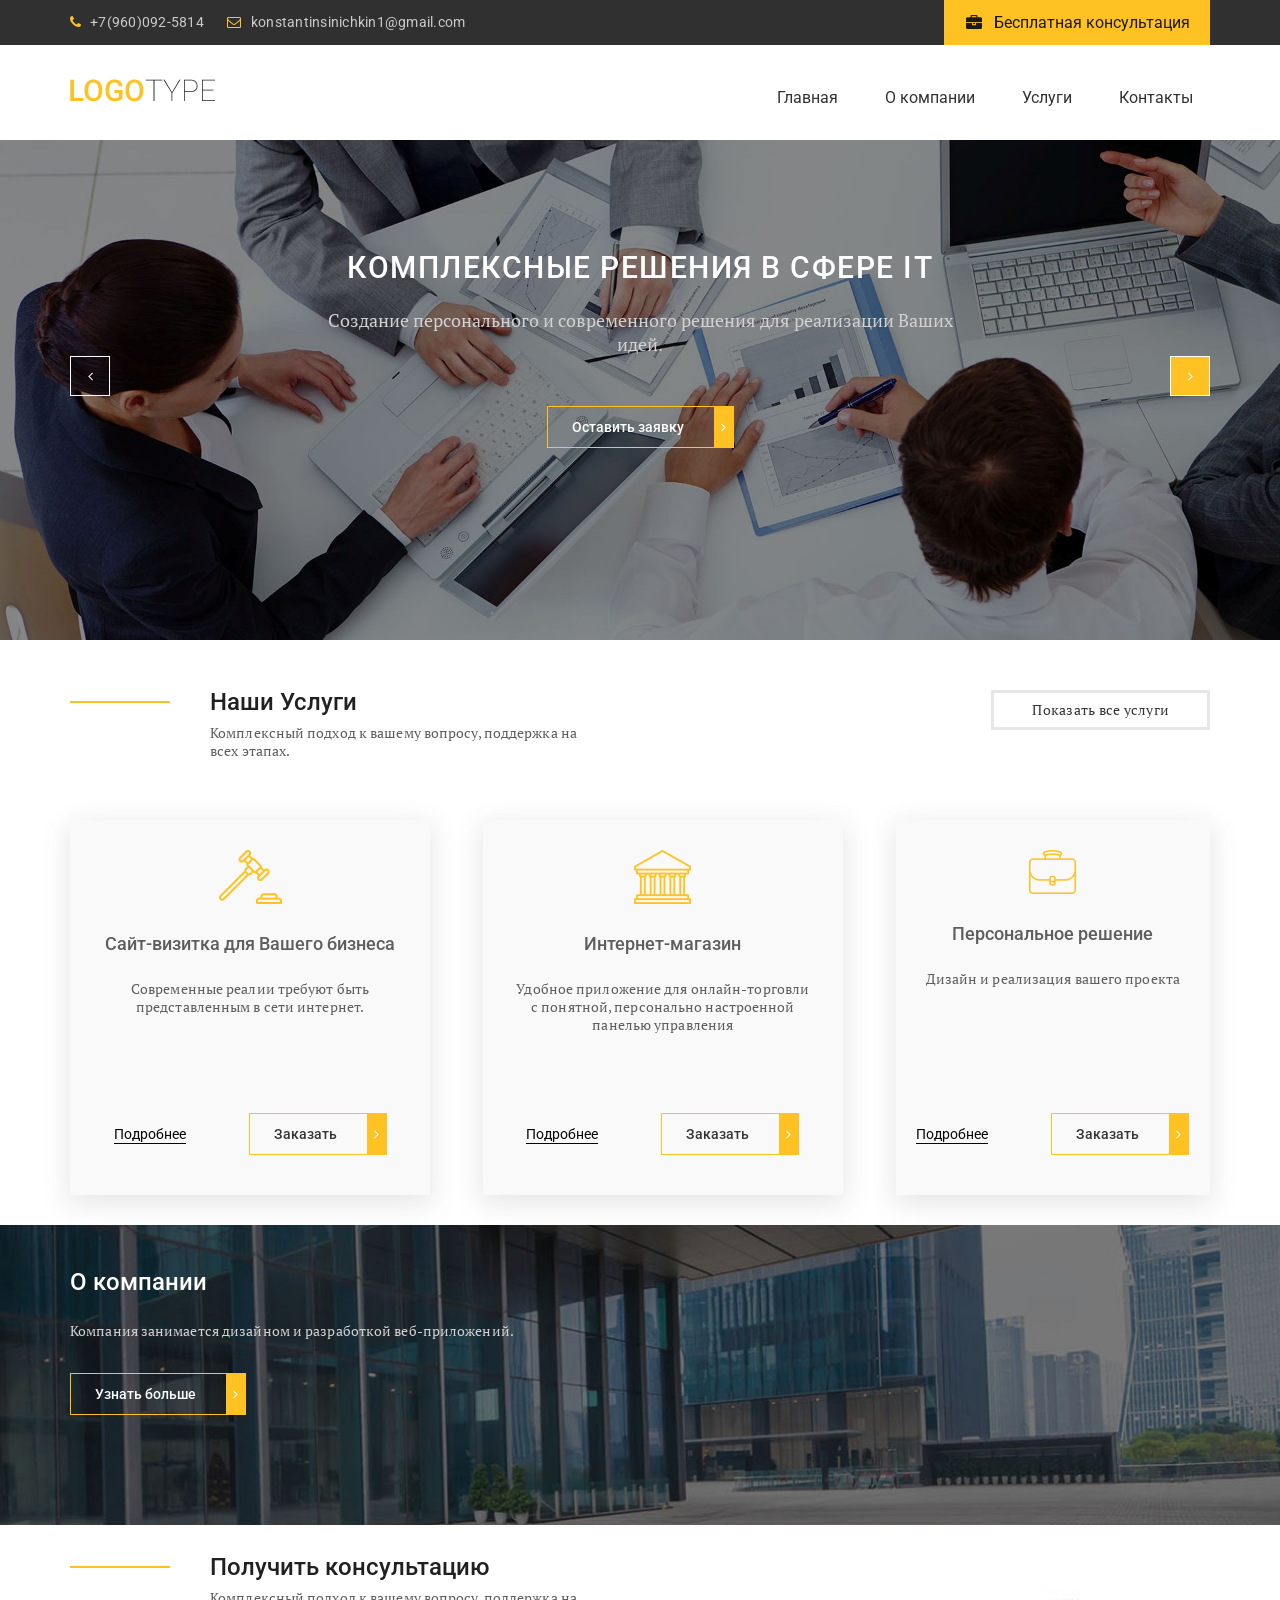
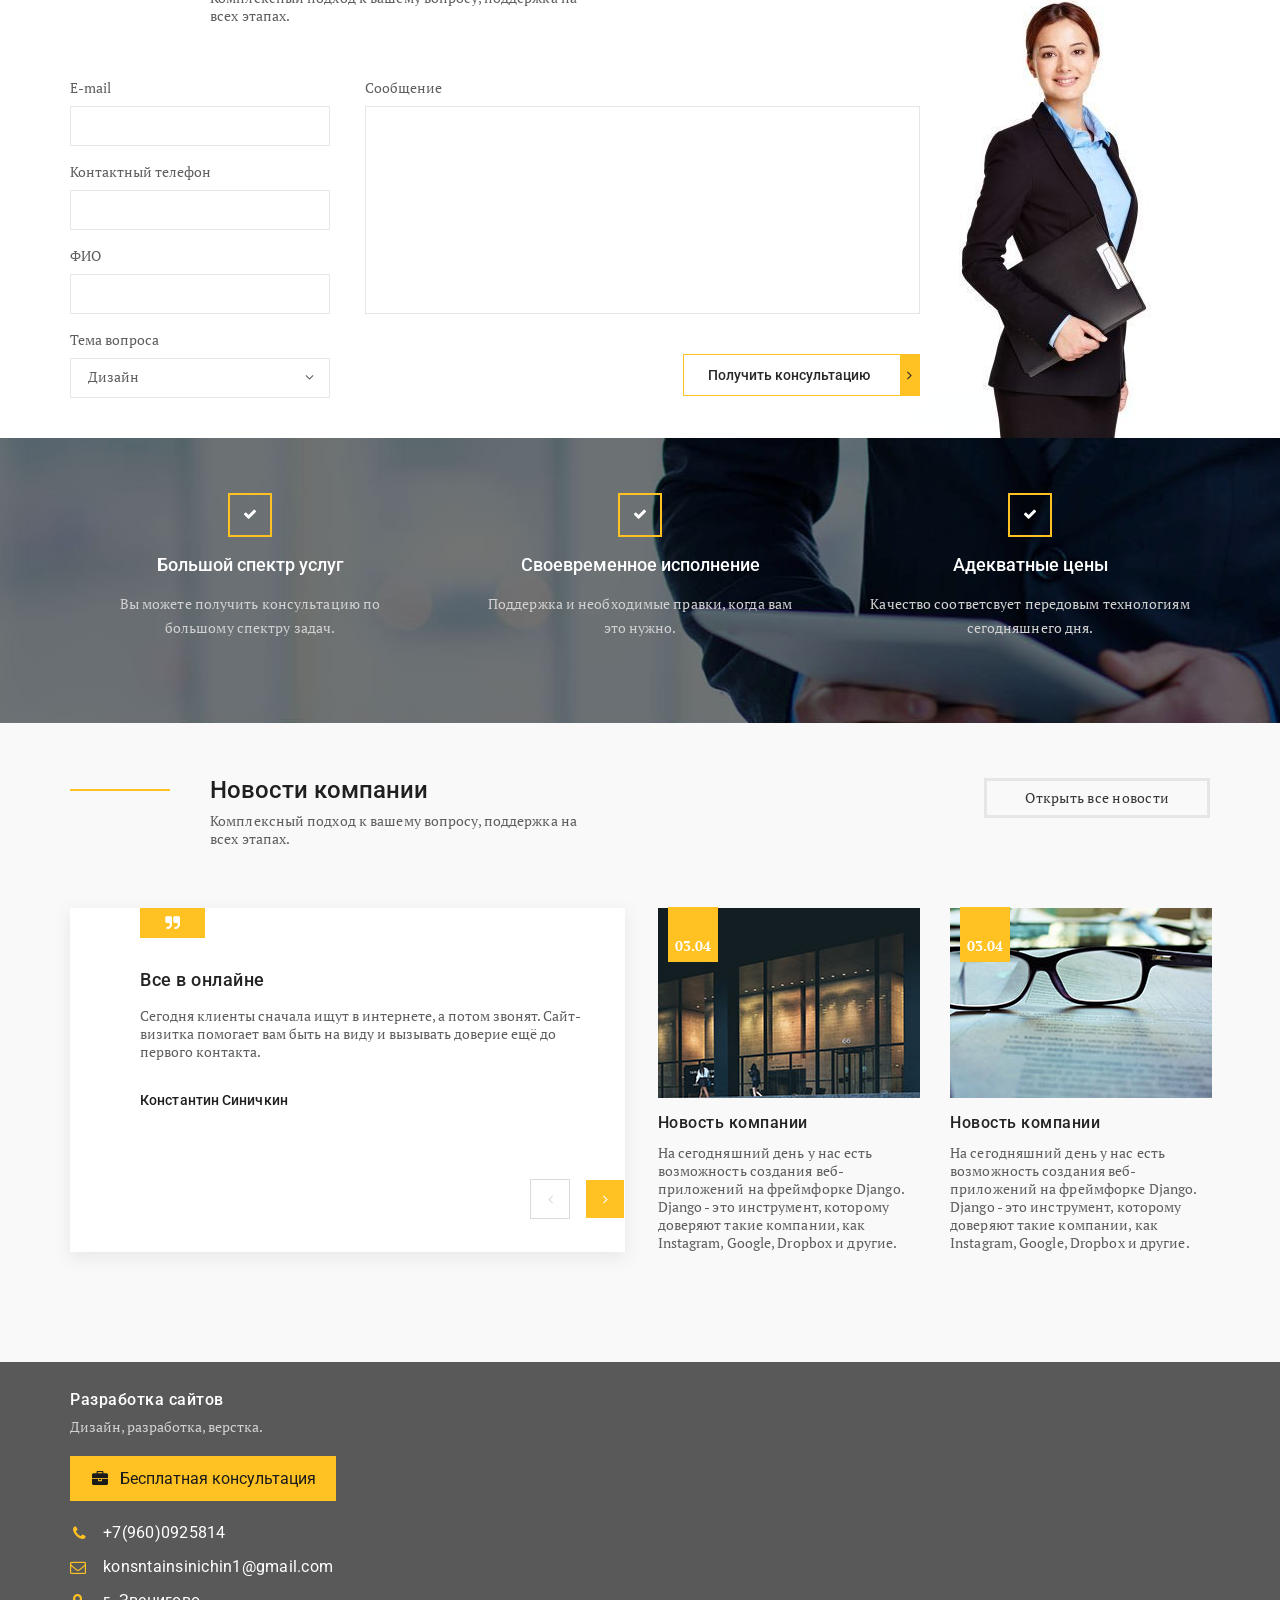
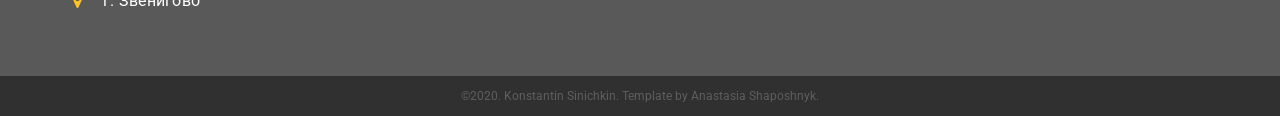
<file: inde2222x.html>
<!DOCTYPE html>
<html lang="en">
<head>
	<meta charset="UTF-8">
	<meta name="viewport" content="width=device-width, initial-scale=1.0">
	<meta http-equiv="X-UA-Compatible" content="ie=edge">
	<title>Document</title>
	<link href="https://fonts.googleapis.com/css2?family=PT+Serif:wght@400;700&family=Roboto:wght@400;500&display=swap" rel="stylesheet">
	<link rel="stylesheet" href="css/normalize.css">
	<link rel="stylesheet" href="css/fonts.css">
	<link rel="stylesheet" href="css/jquery.fancybox.min.css">
	<link rel="stylesheet" href="css/jquery.formstyler.css">
	<link rel="stylesheet" href="css/slick.css">
	<link rel="stylesheet" href="css/style.css">
	<link rel="stylesheet" href="css/media.css">
</head>
<body>
	<header class="header">
		<div class="header__top">
			<div class="container">
				<div class="header__contacts">
				<a class="header__phone" href="tel:+79600925814">+7(960)092-5814</a>
				<a class="header__email" href="#">konstantinsinichkin1@gmail.com</a>
				<a data-fancybox data-src="#modal" href="javascript:;" class="header__btn" href="#">Бесплатная консультация</a>
				</div>
			</div>
		</div>
		<div class="header__content">
			<div class="container">
				<div class="header__content-inner">
					<div class="header__logo">
						<a href="#">
							<img src="img/logo.png" alt="" >
						</a>
					</div>
					<nav class="menu">
						<div class="header__btn-menu">
							<span class="icon-bars"></span>
						</div>
						<ul>
							<li><a href="#">Главная</a></li>
							<li><a href="#">О компании</a></li>
							<li><a href="#">Услуги</a></li>
							<li><a href="#">Контакты</a></li>
						</ul>
					</nav>
				</div>	
			</div>
		</div>	
	</header>
<section class="slider">
	<div class="container">
		<div class="slider__inner">
			<div class="slider__item">
				<div class="slider__item-content">
					<div class="slider__title">
						КОМПЛЕКСНЫЕ РЕШЕНИЯ В СФЕРЕ IT
					</div>
					<div class="slider__text">
						Создание персонального и современного решения для реализации Ваших идей.
					</div>	
					<a data-fancybox data-src="#modal" href="javascript:;" class="slider__btn default-btn">
						Оставить заявку
					</a>
				</div>
			</div>
			<div class="slider__item">
				<div class="slider__item-content">
					<div class="slider__title">
						РАЗРАБОТКА СОВРЕМЕННЫХ ВЕБ-САЙТОВ 
					</div>
					<div class="slider__text">
						Удобные и современные веб-сайты.
					</div>	
					<a data-fancybox data-src="#modal" href="javascript:;" class="slider__btn default-btn">
						Оставить заявку
					</a>
				</div>
			</div>
			<div class="slider__item">
				<div class="slider__item-content">
					<div class="slider__title">
						АДАПТИВНЫЙ ДИЗАЙН
					</div>
					<div class="slider__text">
						Ваш сайт будет выглядеть прекрасно на любом устройстве.
					</div>	
					<a data-fancybox data-src="#modal" href="javascript:;" class="slider__btn default-btn">
						Оставить заявку
					</a>
				</div>
			</div>				
		</div>		
	</div>
</section>
<section class="services">
	<div class="container">
		<div class="services__top">
			<div class="services__title-box">
				<div class="services__title">
					Наши Услуги
				</div>
				<div class="services__text">
					Комплексный подход к вашему вопросу, поддержка на всех этапах.
				</div>
			</div>
			<div class="services__btn">
				<a href="#">
					Показать все услуги
				</a>
			</div>				
		</div>
		<div class="services__items">
			<div class="services__item">
				<img src="img/about_1.png" alt="">
				<div class="services__item-title">
					Сайт-визитка для Вашего бизнеса
				</div>
				<div class="services__item-text">
					Современные реалии требуют быть представленным в сети интернет.
				</div>
				<div class="services__item-btn">					
					<a class="services__item-link" href="#">Подробнее</a>
					<a data-fancybox data-src="#modal" href="javascript:;" class="default-btn">
						Заказать
					</a>
				</div>					
			</div>
			<div class="services__item">
				<img src="img/about_2.png" alt="">
				<div class="services__item-title">
					Интернет-магазин
				</div>
				<div class="services__item-text">
					Удобное приложение для онлайн-торговли с понятной, персонально настроенной панелью управления
				</div>
				<div class="services__item-btn">					
					<a class="services__item-link" href="#">Подробнее</a>
					<a data-fancybox data-src="#modal" href="javascript:;" class="default-btn">
						Заказать
					</a>
				</div>					
			</div>
			<div class="services__item">
				<img src="img/about_3.png" alt="">
				<div class="services__item-title">
					Персональное решение
				</div>
				<div class="services__item-text">
					Дизайн и реализация вашего проекта
				</div>
				<div class="services__item-btn">					
					<a class="services__item-link" href="#">Подробнее</a>
					<a data-fancybox data-src="#modal" href="javascript:;" class="default-btn">
						Заказать
					</a>
				</div>				
			</div>
		</div>
	</div>
</section>
<section class="about">
	<div class="container">
		<div class="about__inner">
			<div class="about__title">
				О компании
			</div>
			<div class="about__text">
				Компания занимается дизайном и разработкой веб-приложений. 
			</div>
			<a href="#" class="about__btn default-btn">
				Узнать больше
			</a>
		</div>
	</div>
</section>

<section>
	<section class="form">
		<div class="container">
			<div class="form__inner">
				<div class="form__content">
					<div class="form__title-box">
						<div class="form__title">
							Получить консультацию
						</div>
						<div class="form__text">
							Комплексный подход к вашему вопросу, поддержка на всех этапах.
						</div>
					</div>
					<div class="form__box">
						<form >
							<div class="form__box-inner">
								<div class="form__box-left">
									<label >
										E-mail
										<input type="text">
									</label>
									<label >
										Контактный телефон
										<input type="text">
									</label>
									<label >
										ФИО
										<input type="text">
									</label>
									<label >
										Тема вопроса
										<select name="" id="">
											<option>Дизайн</option>
											<option>Разработка</option>
											<option>Консультация</option>
											<option>Поддержка</option>
										</select>
									</label>
								</div>
								<div class="form__box-right">
									<label>
										Сообщение
										<textarea></textarea>
									</label>
									<button type="submit" class="default-btn">Получить консультацию</button>
								</div>
							</div>
						</form>
					</div>
				</div>
			</div>
		</div>
	</section>
</section>

<section class="advantages">
	<div class="container">
		<div class="advantages__inner">
			<div class="advantages-item">
				<div class="advantages__title">
					Большой спектр услуг
				</div>
				<div class="advantages__text">
					Вы можете получить консультацию по большому спектру задач.
				</div>
			</div>
			<div class="advantages-item">
				<div class="advantages__title">
					Своевременное исполнение
				</div>
				<div class="advantages__text">
					Поддержка и необходимые правки, когда вам это нужно.
				</div>
			</div>
			<div class="advantages-item">	
				<div class="advantages__title">
					Адекватные цены
				</div>
				<div class="advantages__text">
					Качество соответсвует передовым технологиям сегодняшнего дня.
				</div>
			</div>
		</div>
	</div>
</section> 
<section class="news">
	<div class="container">
		<div class="news__top">
			<div class="news__title-box">
				<div class="news__title">
					Новости компании
				</div>
				<div class="news__text">
					Комплексный подход к вашему вопросу, поддержка на всех этапах.
				</div>
			</div>
			<div class="news__btn">
				<a href="#">
					Открыть все новости
				</a>
			</div>				
		</div>
		<div class="news__inner">
			<div class="news__slider">
				<div class="news__slider-inner">
					<div class="news__slider-item">
						<div class="news__slider-title">
							Все в онлайне
						</div>
						<div class="news__slider-text">
							Сегодня клиенты сначала ищут в интернете, а потом звонят. Сайт-визитка помогает вам быть на виду и вызывать доверие ещё до первого контакта.
						</div>
						<div class="news__slider-author">
							Константин Синичкин 
						</div>
					</div>
					<div class="news__slider-item">
						<div class="news__slider-title">
							Что такое Django
						</div>
						<div class="news__slider-text">
							Django - это инструмент, которому доверяют такие компании, как Instagram, Google, Dropbox и другие.
						</div>
						<div class="news__slider-author">
							Константин Синичкин
						</div>
					</div>
					<div class="news__slider-item">
						<div class="news__slider-title">
							Сайты для бизнеса
						</div>
						<div class="news__slider-text">
							Сайт под любые задачи бизнеса. Индивидуальный дизайн. Новости, акции, каталог, отзывы, статьи, соц.сети, партнеры и многое другое. 
						</div>
						<div class="news__slider-author">
							Константин Синичкин 
						</div>
					</div>
				</div>
			</div>
			<a href="#" class="news__blog">
				<div class="news__images">
					<img src="img/news-1.jpg" alt="">
					<div class="news__date">03.04</div>
				</div>
				<div class="news__blog-title">
					Новость компании
				</div>
				<div class="news__blog-text">
					На сегодняшний день у нас есть возможность создания веб-приложений на фреймфорке Django. Django - это инструмент, которому доверяют такие компании, как Instagram, Google, Dropbox и другие. 
				</div>
			</a>
			<a href="#" class="news__blog">
				<div class="news__images">
					<img src="img/news-2.jpg" alt="">
					<div class="news__date">03.04</div>
				</div>
				<div class="news__blog-title">
					Новость компании
				</div>
				<div class="news__blog-text">
					На сегодняшний день у нас есть возможность создания веб-приложений на фреймфорке Django. Django - это инструмент, которому доверяют такие компании, как Instagram, Google, Dropbox и другие. 
				</div>
			</a>
		</div>
	</div>
</section>

<footer class="footer">
	<div class="footer__content">
		<div class="container">
			<div class="footer__inner">
				<div class="footer__info">
					<div class="footer__title">
						Разработка сайтов	
					</div>
					<div class="footer__text">Дизайн, разработка, верстка.</div>
					<a data-fancybox data-src="#modal" href="javascript:;"class="header__btn" href="#">Бесплатная консультация
					</a>
					<ul class="footer__list">
						<li><a class="footer__phone" href="tel:+79600925814">+7(960)0925814</a></li>
						<li><a href="#">konsntainsinichin1@gmail.com</a></li>
						<li><a class="footer__address" href="#">г. Звенигово</a></li>
					</ul>
				</div>
				<div class="footer__map">
					<iframe src="https://www.google.com/maps/embed?pb=!1m18!1m12!1m3!1d2232.310995163261!2d48.01129901593937!3d55.9786410806143!2m3!1f0!2f0!3f0!3m2!1i1024!2i768!4f13.1!3m3!1m2!1s0x415bdae5c9d80541%3A0x6cfdcba5c2c6bdb4!2z0J_QuNC-0L3QtdGA0YHQutCw0Y8g0YPQuy4sIDUsINCX0LLQtdC90LjQs9C-0LLQviwg0KDQtdGB0L8uINCc0LDRgNC40Lkg0K3QuywgNDI1MDYx!5e0!3m2!1sru!2sru!4v1592818047115!5m2!1sru!2sru" frameborder="0" style="border:0;" height="250px" allowfullscreen="" aria-hidden="false" tabindex="0"></iframe>
				</div>
			</div>
		</div>
	</div>
	<div class="footer__copy">
		<div class="copy__text">
			©2020. Konstantin Sinichkin. Template by Anastasia Shaposhnyk. 
		</div>
	</div>
</footer> 

<div id="modal">
	<form>
		<input type="text" placeholder="Ваше имя">
		<input type="text" placeholder="Телефон">
		<input type="submit" placeholder="Отправить" value="Отправить">
	</form>
</div>


	<script src="https://ajax.googleapis.com/ajax/libs/jquery/3.5.1/jquery.min.js"></script>
	<script src="js/jquery.fancybox.min.js"></script>
	<script src="js/slick.min.js"></script>
	<script src="js/jquery.formstyler.min.js"></script>
	<script src="js/main.js"></script>
</body>

</html>
</file>
<file: css/fonts.css>
@font-face {
  font-family: 'icomoon';
  src:  url('../fonts/icomoon.eot?jilhky');
  src:  url('../fonts/icomoon.eot?jilhky#iefix') format('embedded-opentype'),
    url('../fonts/icomoon.ttf?jilhky') format('truetype'),
    url('../fonts/icomoon.woff?jilhky') format('woff'),
    url('../fonts/icomoon.svg?jilhky#icomoon') format('svg');
  font-weight: normal;
  font-style: normal;
  font-display: block;
}

[class^="icon-"], [class*=" icon-"] {
  /* use !important to prevent issues with browser extensions that change fonts */
  font-family: 'icomoon' !important;
  speak: never;
  font-style: normal;
  font-weight: normal;
  font-variant: normal;
  text-transform: none;
  line-height: 1;

  /* Better Font Rendering =========== */
  -webkit-font-smoothing: antialiased;
  -moz-osx-font-smoothing: grayscale;
}

.icon-envelope-o:before {
  content: "\f003";
}
.icon-check:before {
  content: "\f00c";
}
.icon-map-marker:before {
  content: "\f041";
}
.icon-phone:before {
  content: "\f095";
}
.icon-briefcase:before {
  content: "\f0b1";
}
.icon-bars:before {
  content: "\f0c9";
}
.icon-navicon:before {
  content: "\f0c9";
}
.icon-reorder:before {
  content: "\f0c9";
}
.icon-angle-left:before {
  content: "\f104";
}
.icon-angle-right:before {
  content: "\f105";
}
.icon-quote-right:before {
  content: "\f10e";
}
</file>
<file: css/style.css>
*{
	box-sizing: border-box;
}
a{
	text-decoration: none;
	display: inline-block;
}
ul,
li{
	list-style: none;
	margin: 0;
	padding: 0;
}
.container{
	max-width: 1170px;
	margin: 0 auto;
	padding: 0 15px
}

body{
	
	font-family: 'PT Serif', serif;
	font-weight: 400;
	font-size: 14px;
	line-height: 18px; 
	color: #5e5e5e;
}
.header{
	font-family: 'Roboto', sans-serif;
}

.header__top{
	background-color: #303030;
}
.header__btn{
	float: right;
	line-height: 36px;
	font-family: 'Roboto', sans-serif;
	color: #1b1b1b;
	background-color: #ffc222;
	padding: 5px 20px 4px 50px;
	font-size: 16px;
	position: relative;
	
}
.header__btn:before{
	content: "\f0b1";
	font-family: 'icomoon';
	position: absolute;
	left:22px;
	color:#1b1b1b;
}
.header__contacts:after{
	content: "";
	clear: both;
	display: block;
}
.header__phone,
.header__email{
	color: #cbcacb;
	letter-spacing: 0.25px;
	line-height: 45px;
	position: relative;
}
.header__phone{
	padding-left: 20px;
	padding-right: 20px;
}
.header__phone:before{
	content: "\f095";
	font-family: 'icomoon';
	position: absolute;
	left:0;
	color:#ffc222;
}
.header__email{
	padding-left: 24px;
}
.header__email:before{
	content: "\f003";
	font-family: 'icomoon';
	position: absolute;
	left:0;
	color:#ffc222;
}
.header__content{
	padding: 34px 0px 23px;
}
.header__content-inner{
	display: flex;
	justify-content: space-between;
}
.menu li{
	display: inline-block;
}
.menu a{
	color: #323232;
	font-size: 16px;
	line-height: 36px;
	border: 1px solid transparent;
	padding: 0px 16px;
	transition: all 0.3s;
}
.menu li + li{
	padding-left: 10px;
}

.menu a:hover{
	border-color:#ffc222;
}
#modal{
	display: none;
}
.slider{
	background-image: url(../img/slider-fon1.jpg);
	background-repeat: no-repeat;
	background-size: cover;
	background-position: center;
	min-height: 500px;	
}
.slider__item-content{
	text-align: center;
	padding-top: 110px;
	max-width: 665px;
	margin: 0 auto;
}
.slider__title{
  text-transform: uppercase;
  font-size: 30px;
  line-height: 36px;
  color: #fff;
  font-weight: 500;
  letter-spacing: 1.5px;
  margin-bottom: 22px;
  font-family: 'Roboto', sans-serif;
}
.slider__text{
	line-height: 24px;
	font-size: 18px;
	color: #d3d2d2;
	margin-bottom: 50px;
}
/*.slider__btn{
	display: inline-block;
	font-size: 14px;
	line-height: 24px;
	color: #fff;
	font-weight: 500;
	font-family: 'Roboto', sans-serif;
	padding: 8px 30px 8px 24px;
	border: 1px solid #ffc222;
	border-right-width: 20px;
}*/
.default-btn{
	display: inline-block;
	font-size: 14px;
	line-height: 24px;
	color: #fff;
	font-weight: 500;
	font-family: 'Roboto', sans-serif;
	padding: 8px 30px 8px 24px;
	border: 1px solid #ffc222;
	border-right-width: 20px;
	position: relative;
	z-index: 2;
	outline: none;
}
.default-btn:after{
	content: "\f105";
	font-family: 'icomoon';
	position: absolute;
	top: 50%;
	transform: translateY(-50%);
	right: -12px;
}
.slider__inner{
	position: relative;
}
.slick-btn{
	position: absolute;
	top: 70%;
	z-index: 3;
	width: 40px;
	height: 40px;
	border: 1px solid #fff;
	cursor: pointer;
	outline: none;
	background-color: #ffc222;	
}
.slick-btn.slick-disabled{
	background-color: transparent;
	cursor: default;
}
.slick-btn:before{
	position: absolute;
	top: 50%;
	left: 50%;
	transform: translate(-50%, -50%);
	font-family: 'icomoon';
	color: #fff;
}
.slick-next:before{
	content:"\f105";
}
.slick-next{
	right: 0;
}
.slick-prev:before{
	content:"\f104";
}	
.slick-prev{
	left: 0;
}
.services{
	padding: 50px 0px 30px;
}
.services__top,
.news__top{
	display:flex;
	justify-content: space-between;
	margin-bottom: 60px;
}
.services__title-box,
.form__title-box,
.news__title-box{
	max-width: 520px;
	padding-left: 140px;
	position: relative;
}
.services__title-box:before,
.form__title-box:before,
.news__title-box:before{
	content: "";
	position: absolute;
	width: 100px;
	height: 2px;
	background-color: #ffc222;
	left: 0;
	top: 11px;
}
.services__title,
.form__title,
.news__title{
	font-size: 24px;
	font-weight: 500;
	line-height: 24px;
	color: #212020;
	font-family: 'Roboto', sans-serif;
	margin-bottom: 10px;
}
.services__text,
.form__text,
.news__text{
	letter-spacing: 0.1px;
}
.services__btn a,
.news__btn a{
	color: #373636;
	line-height: 24px;
	letter-spacing: 0.25px;
	padding: 5px 38px;
	border: 3px solid #e6e6e6;

}
.services__items{
	display: flex;
	justify-content: space-between;
}
.services__item{
	max-width: 360px;
	text-align: center;
	padding: 30px 0px 80px;
	position: relative;
	min-height: 375px;
	background-color: #f9f9f9;
	box-shadow: 0px 7px 24.3px 2.7px rgba(91, 89, 89, 0.14);
}
.services__item-title{
	color: #2120220;
	font-size: 18px;
	line-height: 24px;
	font-weight: 500;
	font-family: 'Roboto', sans-serif;
	padding: 24px 0px;
}
.services__item-text{
	letter-spacing: 0.1px;
	padding: 0px 30px 30px;

}
.services__item-btn{
	position: absolute;
	bottom: 40px;
	right:0;
	left:0;
}
.services__item-btn .default-btn{
	color: #373636;
}
.services__item-btn .default-btn:after{
	color: #fff;
}
.services__item-link{
	color:#050505;
	font-family: 'Roboto', sans-serif;
	border-bottom: 1px solid #050505;
	margin-right: 60px;
}
.about{
	background-image: url(../img/about-fon.jpg);
	background-size: cover;
	background-position: center;
	min-height: 300px;
	background-repeat: no-repeat;
	padding: 25px 0px 45px 0px;
}
.about__inner{
	max-width: 545px;
}
.about__title{
	padding: 20px 0px 25px;
	font-family: 'Roboto', sans-serif;
	font-weight: 500;
	font-size: 24px;
	line-height: 24px;
	color:#fff;
}
.about__text{
	margin-bottom: 30px;
	letter-spacing: 0.1px;
	color: #d3d2d2;
	line-height: 24px;
}
.about__btn.default__btn:after{
	color: #000;
}
.form{
	padding-top: 30px;
}
.form__inner{
	padding-bottom: 40px;
	background-image: url(../img/form-fon.jpg);
	min-height: 460px;
	background-repeat: no-repeat;
	background-position: bottom right;
}
.form__box{
	max-width: 850px;
	padding-top: 45px;
}
.form__box-inner{
	display: flex;
	justify-content: space-between;
}
.form__box-left{
	max-width: 260px;
	width: 100%;
}
.form__box-right{
	max-width: 555px;
	width: 100%;
}
.form__box-inner label,
.form__box-inner input,
.form__box-inner textarea{
	display: block;
	width: 100%;
}
.form__box-inner label{
	line-height: 36px;
}
.form__box-inner input{
	margin-bottom: 8px;
	outline: none;
	height: 40px;
	border: 1px solid #e6e6e6;
	padding: 0px 10px;
}
.form__box-inner select{
	outline: none;
	
	padding-left: 10px;
} 
.form__box-inner .jq-selectbox.jqselect{
	display: block;
	width: 100%;
}
.form__box-inner .jq-selectbox__select{
	height: 40px;
	border: 1px solid #e6e6e6;
	padding-left: 17px;

}
.form__box-inner .jq-selectbox__trigger-arrow:before{
	content: "\f105";
	font-family: 'icomoon';
	position: absolute;
	right: 17px;
	top: 0;
	transform: rotate(90deg);
}
.form__box-inner .jq-selectbox__dropdown {
	width: 100%;
	margin: 2px 0 0;
	padding: 0;
	border: 1px solid #e6e6e6;
	background: #FFF;
	box-shadow: 0 2px 10px rgba(0,0,0,.2);
}
.form__box-inner .jq-selectbox li {
	min-height: 18px;
	padding: 5px 17px 6px;
	color: #231F20;
}
.form__box-inner .jq-selectbox li.selected {
	background-color: #A3ABB1;
	color: #FFF;
}
.form__box-inner .jq-selectbox li:hover {
	background-color: #08C;
	color: #FFF;
}
.form__box-inner .jq-selectbox li.disabled {
	color: #AAA;
}
.form__box-inner .jq-selectbox li.disabled:hover {
	background: none;
}
.form__box-inner .jq-selectbox li.optgroup {
	font-weight: bold;
}
.form__box-inner .jq-selectbox li.optgroup:hover {
	background: none;
	color: #231F20;
	cursor: default;
}
.form__box-inner .jq-selectbox li.option {
	padding-left: 25px;
}
.form__box-inner textarea{
	outline: none;
	border: 1px solid #e6e6e6;
	padding: 10px;
	height: 208px;
	resize: none;
	margin-bottom: 40px;
}
.form__box-inner button{
	background-color: transparent;
	color: #282828;
	float: right;
}
.advantages{
	padding: 55px 0px 40px;
	background-image: url(../img/advantages-fon.jpg);
	background-repeat: no-repeat;
	background-position: center;
	min-height: 285px;
	background-size: cover;
}
.advantages__inner{
	color: #fff;
	text-align: center;
	display: flex;
	justify-content: space-between;
}
.advantages-item{
	max-width: 360px;
	padding: 0px 20px;
}
.advantages__title{
	font-size: 18px;
	line-height: 24px;
	font-weight: 500;
	font-family: 'Roboto', sans-serif;
	padding: 60px 0px 15px;
	position: relative;
	
}
.advantages__title:before{
	content:"";
	position: absolute;
	width: 40px;
	height: 40px;
	border: 2px solid #ffc222;
	top: 0;
	left:50%;
	transform: translateX(-50%);
}
.advantages__title:after{
	font-family: 'icomoon';
	content: '\f00c';
	font-size: 14px;
	position: absolute;
	top: 9px;
	left: 50%;
	transform: translateX(-50%);
}
.advantages__text{
	line-height: 24px;
	color: #d3d2d2;
	letter-spacing: 0.1px;
}
.news{
	padding: 55px 0px 110px;
	background-color: #f9f9f9;
}
.news__inner{
	display: flex;
	justify-content: space-between;
}
.news__slider{
	max-width: 555px;
	width: 100%;
	background-color: #fff;
	box-shadow: 0px 5px 15.36px 0.64px rgba(128, 127, 127, 0.13);
	padding: 60px 35px 45px 70px;
	position: relative;
}
.news__slider:before{
	content: "\f10e";
	font-family: 'icomoon';
	position: absolute;
	top: 0;
	left: 70px;
	color: #fff;
	font-size: 16px;
	width: 65px;
	height: 30px;
	text-align: center;
	line-height: 30px;
	background-color: #ffc222;
}
.news__blog{
	max-width: 260px;
	width: 100%;
}
.news__images{
	position: relative;
}
.news__date{
	position: absolute;
	background-color: #ffc222;
	height: 55px;
	width: 50px;
	color: #fff;
	text-align: center;
	padding-top: 30px;
	font-weight: 700;
	top: -1px;
	left: 10px;
}
.news__blog-title{
	font-size: 16px;
	font-weight: 500;
	font-family: 'Roboto', sans-serif;
	color: #242424;
	letter-spacing: 0.5px;
	padding: 12px 0px;
}
.news__blog-text{
	letter-spacing: 0.1px;
	color: #5e5e5e;
}
.news__slider-title{
	font-size: 18px;
	line-height: 24px;
	color: #242424;
	font-weight: 500;
	font-family: 'Roboto', sans-serif;
	letter-spacing: 0.5px;
	margin-bottom: 15px;
}
.news__slider-text{
	margin-bottom: 30px;
}
.news__slider-author{
	letter-spacing: 0.1px;
	color: #212020;
	font-weight: 500;
	font-family: 'Roboto', sans-serif;	
}
.news__slider-inner .slick-btn{
	top: auto;
	bottom: -110px;
}
.news__slider-inner .slick-next{
	right: -35px;
}
.news__slider-inner .slick-prev{
	right: 20px;
	left: auto;
}
.news__slider-inner .slick-disabled{
	border-color: #dadada;
}
.news__slider-inner .slick-disabled:before{
	color: #dadada;
}
.footer__content{
	background-color: #595959;
	padding: 20px 0px 30px;
}
.footer__inner{
	display: flex;
	justify-content: space-between;
}
.footer__map{
	padding-top: 10px;
	max-width: 630px;
	width: 100%;
}
.footer__map iframe{
	width: 100%;
}
.footer__inner .header__btn{
	float: none;
	display: inline-block;
}
.footer__title{
	font-family: 'Roboto', sans-serif;
	font-weight: 500;
	font-size: 16px;
	color: #fff;
	line-height: 36px;
	letter-spacing: 0.5px;
}
.footer__text{
	color: #d3d2d2;
	margin-bottom: 20px;
}
.footer__info{
	max-width: 360px;
}
.footer__list{
	padding-top: 10px;
}
.footer__list li{
	margin-top: 10px;
}
.footer__list a{
	font-size: 16px;
	line-height: 24px;
	letter-spacing: 0.25px;
	color: #fff;
	font-family: 'Roboto', sans-serif;
	font-weight: 400;
	padding-left: 33px;
	position: relative;
}
.footer__list a:before{
	content: '\f003';
	font-family: 'icomoon';
	position: absolute;
	left: 0;
	color: #ffc222;
}
.footer__copy{
	background-color: #303030;
	font-family: 'Roboto', sans-serif;
	text-align: center;
	font-size: 12px;
	line-height: 24px;
	padding: 8px 0;
	font-weight: 400;
}
.footer__list .footer__phone:before{
	content: "\f095";
	left: 3px;
}
.footer__list .footer__address:before{
	content: "\f041";
	left: 3px;
}
#modal{
	width: 300px;
}
#modal input{
	display: block;
	width: 100%;
	margin-bottom: 20px;
	outline: none;
	height: 40px;
	border: 1px solid #e6e6e6;
	padding: 0px 10px;
	font-family: 'Roboto', sans-serif;
	font-weight: 400;
}
#modal input[type="submit"]{
	background-color: #ffc222;
	border:none;
}
.header__btn-menu{
	display: none;
	font-size: 28px;
}
</file>
<file: css/media.css>
@media (max-width: 1156px){
	.services__items{
		display: block;		
	}
	.services__item{
		max-width: 80%;
		min-height: 330px;
		margin: 30px auto;
	}
	.form__inner{
		background-image: none;
	}
	.news__inner{
		display: block;		
	}
	.news__slider{
		max-width: 100%;
		margin-bottom: 90px;
	}
	.news__blog{
		max-width: 100%;
		display: block;
		margin-bottom: 30px;
	}
	.news__blog:after{
		content: "";
		clear: both;
		display: block;		
	}
	.news__images{
		float: left;
		margin-right: 50px;
	}
	.news{
		padding-bottom: 60px;
	}
	.footer__info{
		max-width: 465px;
		margin-bottom: 25px;
	}
}
@media (max-width: 1050px){
	.footer__inner{
		display: block;
	}
	.footer__map{
		max-width: 100%;
	}
}
@media (max-width: 900px){
	.slider .slick-btn{
		display: none !important;	
	}
	.services__top,
	.news__top{
		display: block;
	}
	.services__title-box,
	.form__title-box,
	.news__title-box{
		padding-left: 0;
		text-align: center;
		margin: 0 auto 30px;
	}
	.services__title-box:before,
	.form__title-box:before,
	.news__title-box:before{
		display: none;
	}
	.services__btn,
	.news__btn{
		text-align: center;
	}
	.form__box-inner{
		display: block;		
	}
	.form__box-left{
		max-width: 100%;		
	}
	.form__box-right{
		max-width: 100%;	
	}
	.form__box-inner .jq-selectbox__select{
		margin-bottom: 10px;
	}
	.form{
		padding-bottom: 25px;
	}
	.advantages__inner{
		display: block;
		
	}
	.advantages-item{
		max-width: 100%;
		margin-bottom: 30px;
	}
}
@media (max-width: 700px){
	.header__btn{
		display: none;
	}
	.header__contacts{
		text-align: center;
	}
	
	.header__btn-menu{
		display: block;
	}
	.menu ul{
		display: none;
		position: absolute;
		left: 0;
		right: 0;
		margin-top: 20px;
		z-index: 50;
	}
	.menu li{
		display: block;
		text-align: center;
	}
	.menu a{
		display: block;
		background-color: #ffc222;
		border-top: 1px solid #fff;
		border-bottom: 1px solid #fff;
	}
	.menu li + li{
		padding-left: 0;
	}
}
@media (max-width: 600px){
	.services__item{
		max-width: 100%;
		min-height: 375px;
		margin: 30px auto;
	}
}
@media (max-width: 540px){
	.news__slider{
		padding: 50px 15px 25px 25px;
	}
	.news__slider:before{
		left: 25px;
	}
	.news__slider-inner .slick-next {
    right: -20px;
	}
	.news__slider-inner .slick-prev {
    right: 35px;
	}
	.news__images{
	float: none;
	}
	.news__slider-inner .slick-btn{
		bottom: -90px;
	}
}

@media (max-width: 414px){
	.slider__title{
		font-size: 24px;
	}
	.slider__text{
		font-size: 16px;
	}
}
@media (max-width: 400px){
	.advantages-item{
		padding: 0;
	}
	.header__btn:before{
		display: block;
	}
}
@media (max-width: 375px){
	.header__email{
		padding-right: 30px;
	}
}
@media (min-width: 700px){
	.menu ul{
		display: block !important;
	}
}
</file>
